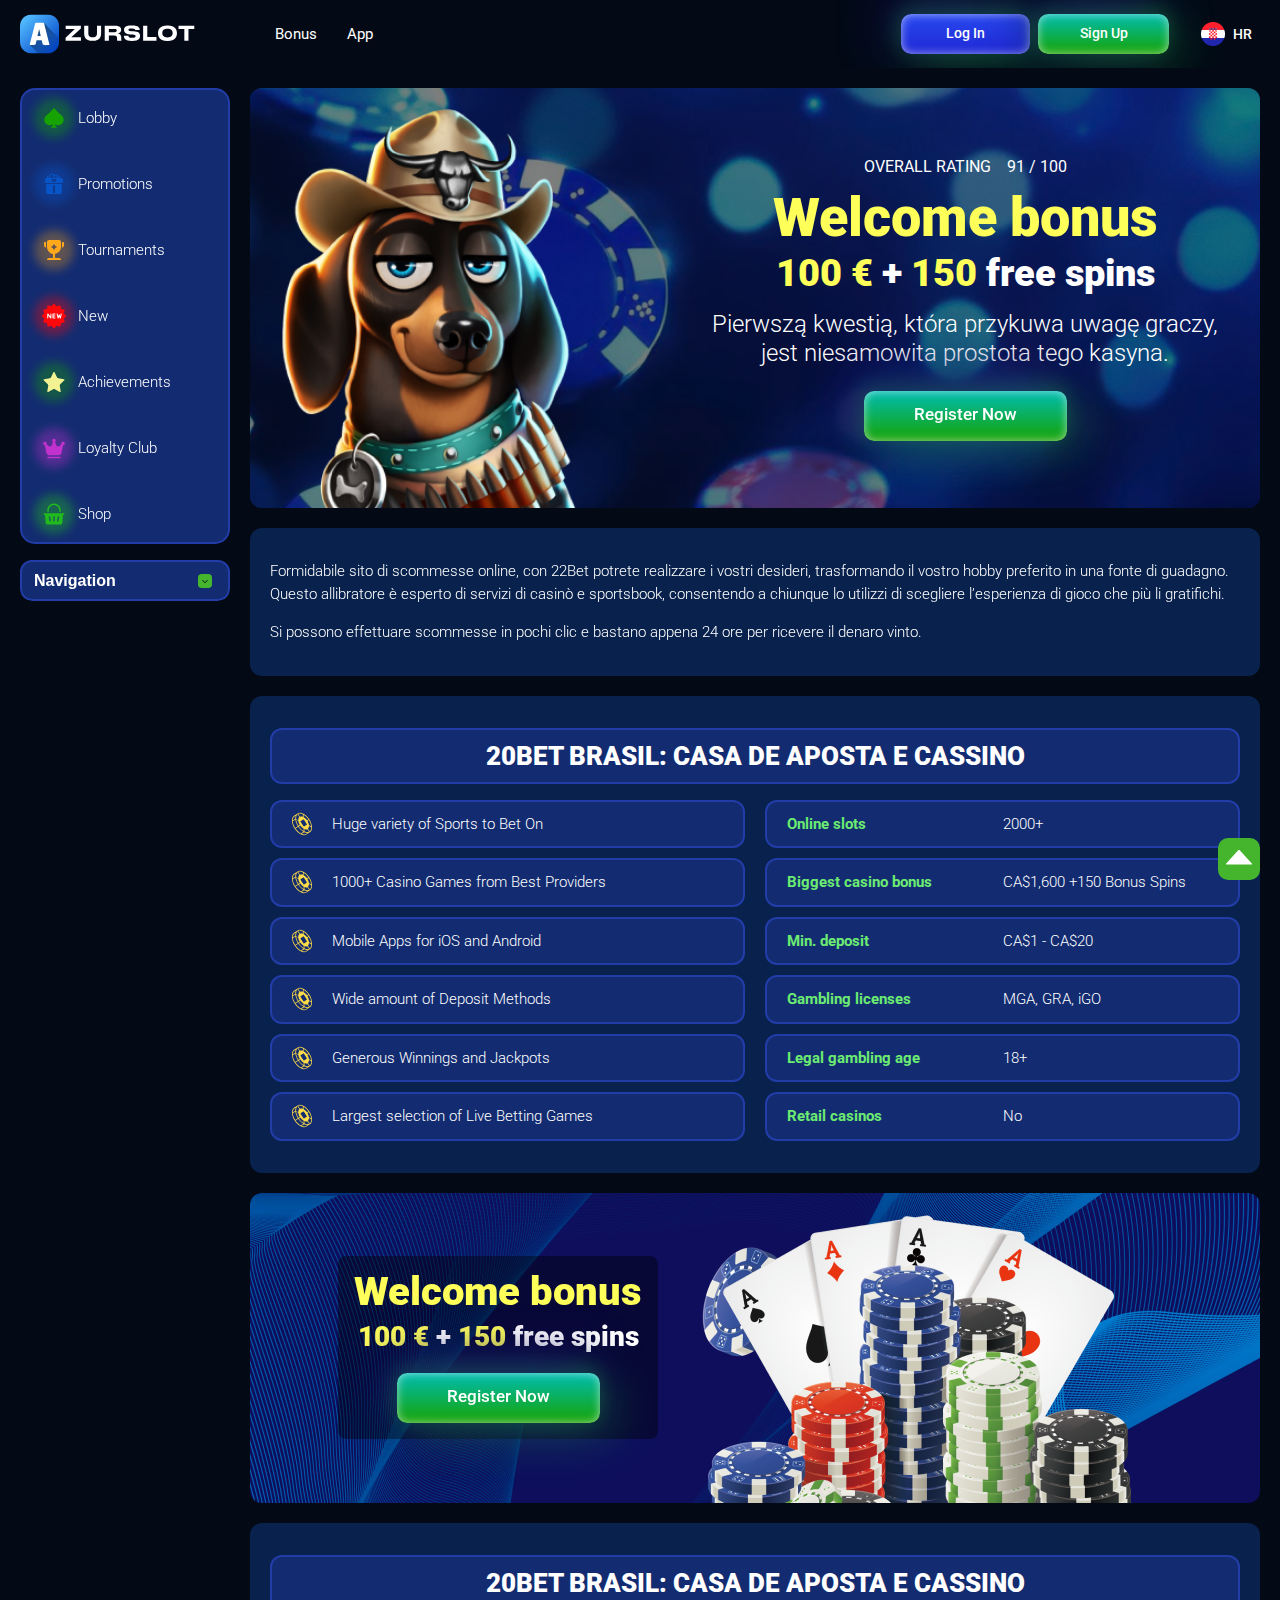
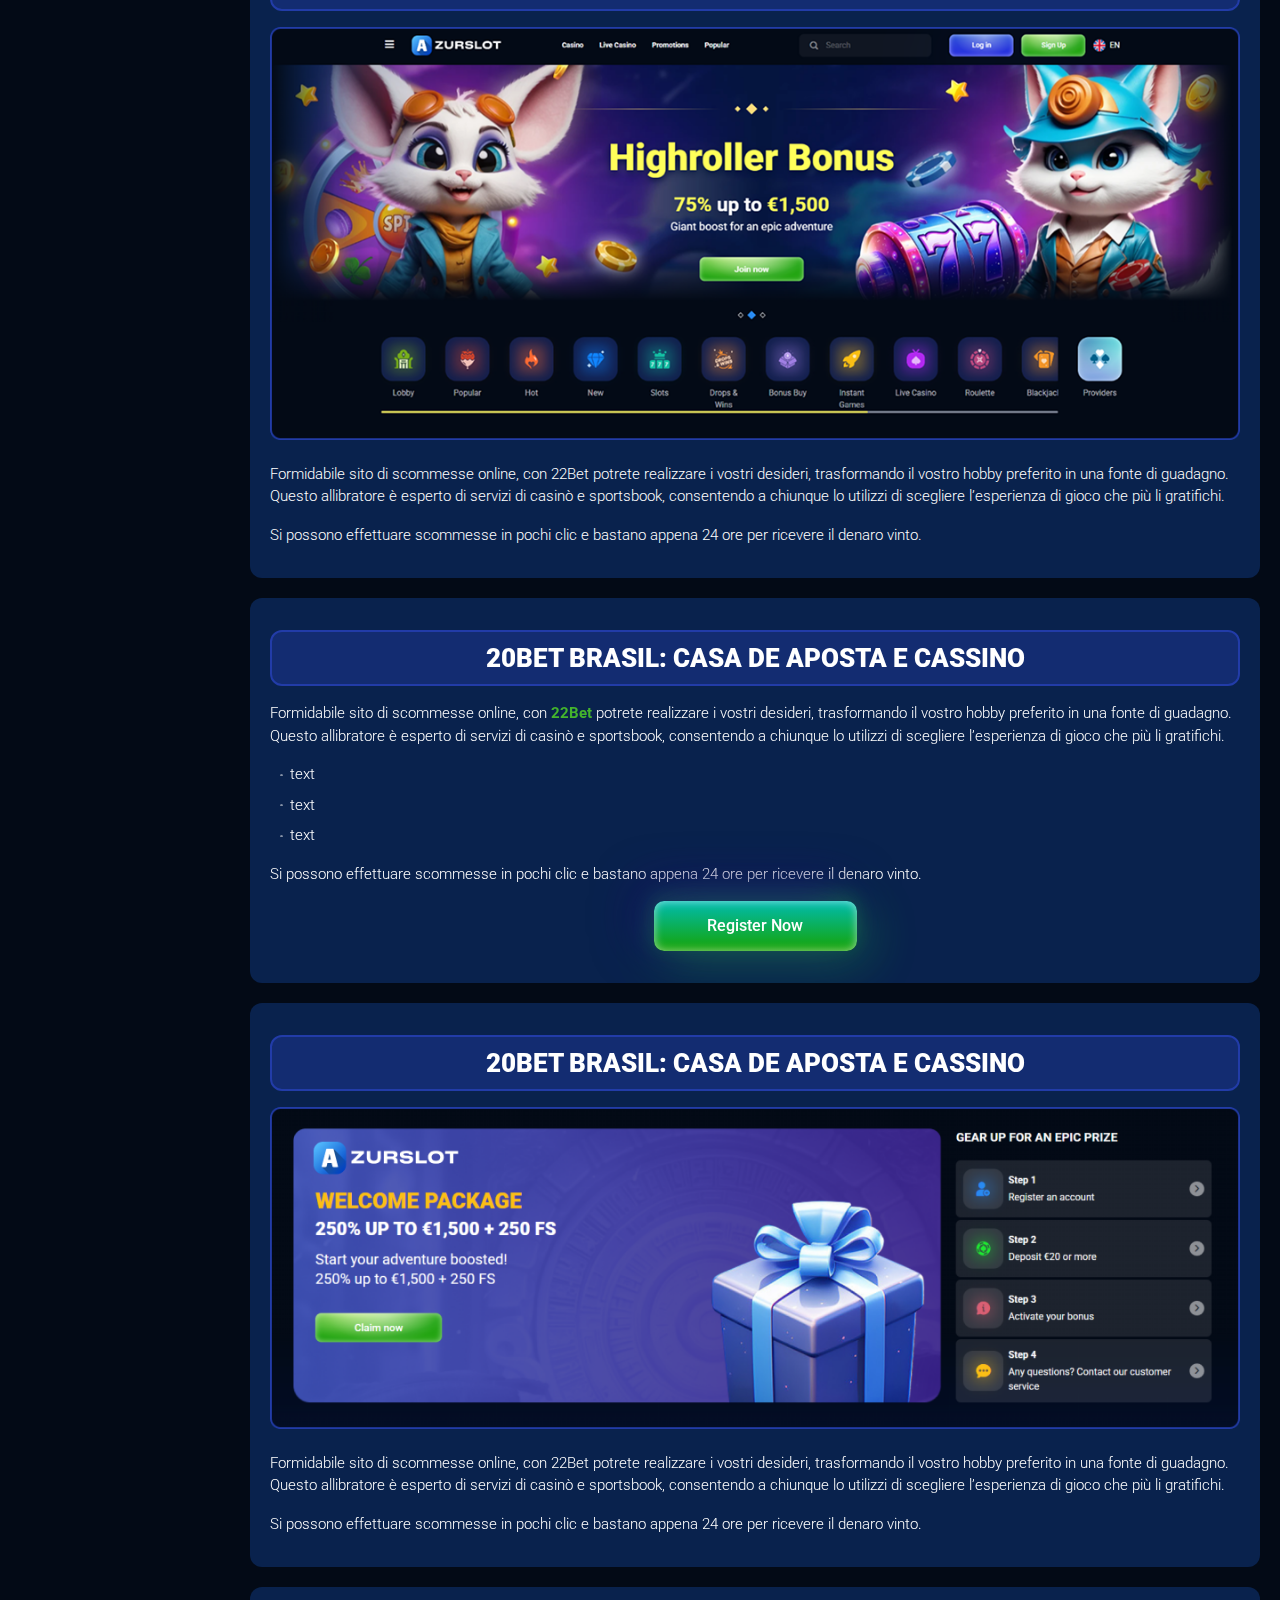
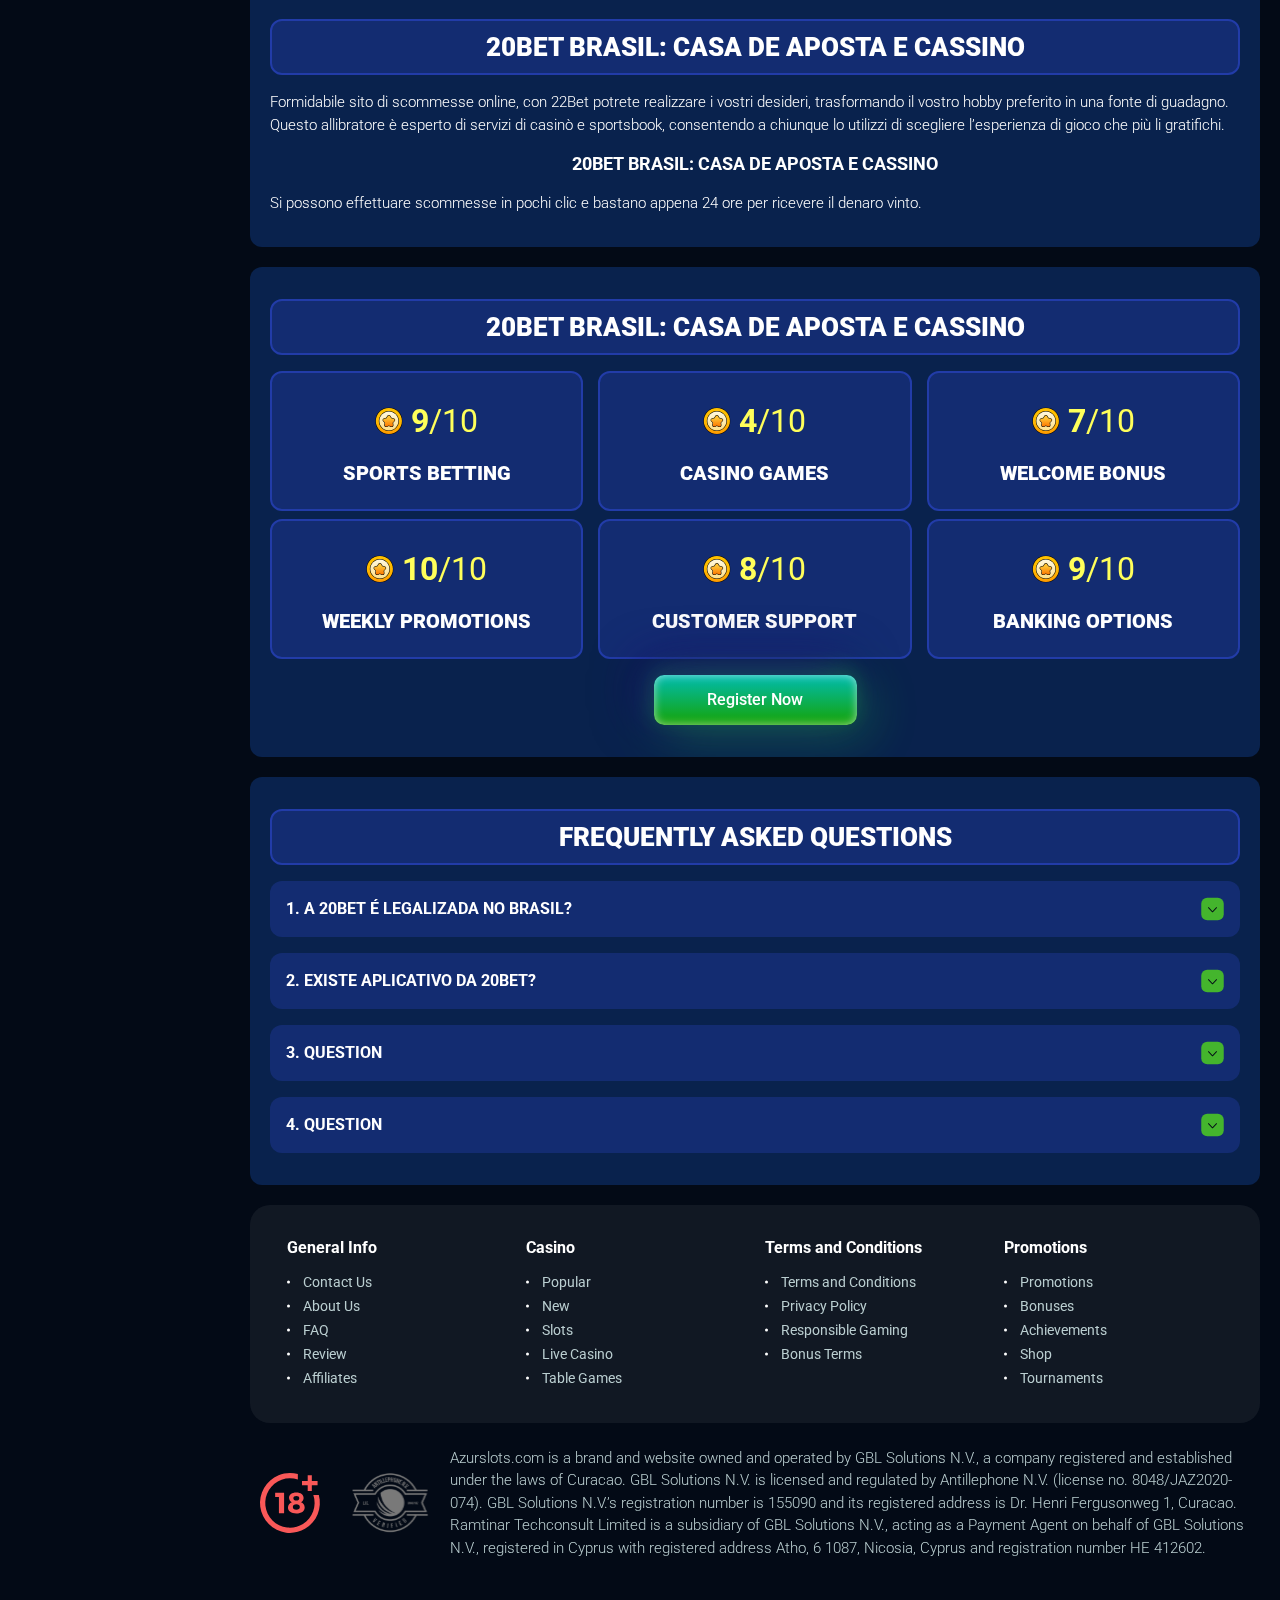
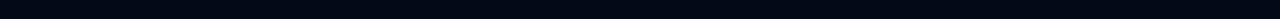
<file: index.html>
<!DOCTYPE html>
<html lang="hr">
  <head>
    <meta charset="UTF-8" />
    <meta name="viewport" content="width=device-width, initial-scale=1.0" />
    <title>Welcome bonus!
      100 € + 150 free spins </title>
    <meta
      name="description"
      content=""
    />
    <meta property="og:site_name" content="" />
    <meta property="og:title" content="" />
    <meta property="og:type" content="website" />
    <meta property="og:url" content="http://azur-slot.hr/" />
    <meta property="og:image" content />
    <meta property="og:image:alt" content />
    <meta property="og:locale" content="hr" />
    <meta
      property="og:description"
      content=""
    />
    <link rel="preconnect" href="https://fonts.googleapis.com" />
    <link rel="preconnect" href="https://fonts.gstatic.com" crossorigin />
    <link
      href="https://fonts.googleapis.com/css2?family=Roboto:wght@400;500;700&family=Montserrat:wght@100;200;300;400;500;600;700;800;900&display=swap"
      rel="stylesheet"
    />

    <link rel="stylesheet" href="./css/reset.css" />
    <link rel="stylesheet" href="./css/main.css" />
    <link rel="stylesheet" href="./css/media.css" />
    <link rel="icon" href="./images/favicon.png" type="image/x-icon" />
    <script
      src="https://code.jquery.com/jquery-3.6.1.min.js"
      integrity="sha256-o88AwQnZB+VDvE9tvIXrMQaPlFFSUTR+nldQm1LuPXQ="
      crossorigin="anonymous"
    ></script>
  </head>
  <body>
    <header class="header">
      <section class="content header__content">
        <a href="#" class="logo header__logo"
          ><img src="./images/logo.svg" alt="logo" title=""
        /></a>
        <button class="header__btn-menu">
          <svg
            width="16px"
            height="16px"
            viewBox="0 0 16 16"
            xmlns="http://www.w3.org/2000/svg"
          >
            <rect y="0" width="16" height="3" rx="1.5"></rect>
            <rect y="6.5" width="16" height="3" rx="1.5"></rect>
            <rect y="13" width="16" height="3" rx="1.5"></rect>
          </svg>
        </button>
        <nav class="menu header__menu">
          <ul class="header__menu-list">
            <li><a href="#">Bonus</a></li>
            <li><a href="#">App</a></li>
          </ul>
          <div class="header__btn">
            <a
              href="#"
              class="header__button header__button-login header__btn-login"
              >Log In
            </a>
            <a
              href="#"
              class="header__button header__button-signin header__btn-signin"
              >Sign Up</a
            >
          </div>
        </nav>
        <a href="#" class="header__button header__button-login">Log In</a>
        <a href="#" class="header__button header__button-signin">Sign Up</a>

        <div class="header__language">
          <div class="header__flag-wrap">
            <a class="header__country" href="#">
              <span><img src="./images/flag.png" alt=" Flag" title /></span>
              <span>hr</span>
            </a>
          </div>
        </div>
      </section>
    </header>
    <main class="main">
      <aside class="sidebar-wrapper">
        <section class="content sidebar">
          <nav class="menu sidebar__menu">
            
            <ul>
              <li>
                <a href="#">
                  <div class="icon-blur">
                    <span></span>
                    <img
                      class="icon-default"
                      src="./images/sidebar/lobby.svg"
                      alt=" Lobby"
                      title
                    />
                  </div>

                  Lobby
                </a>
              </li>
              <li>
                <a href="#">
                  <div class="icon-blur">
                    <span></span>
                    <img
                      class="icon-default"
                      src="./images/sidebar/promotions.svg"
                      alt="Promotions"
                      title
                    />
                  </div>
                  Promotions</a
                >
              </li>
              <li>
                <a href="#">
                  <div class="icon-blur">
                    <span></span
                    ><img
                      class="icon-default"
                      src="./images/sidebar/tournaments.svg"
                      alt="Tournaments"
                      title
                    />
                  </div>
                  Tournaments</a
                >
              </li>
              <li>
                <a href="#">
                  <div class="icon-blur">
                    <span></span
                    ><img
                      class="icon-default"
                      src="./images/sidebar/new.svg"
                      alt="New"
                      title
                    />
                  </div>

                  New</a
                >
              </li>
              <li>
                <a href="">
                  <div class="icon-blur">
                    <span></span
                    ><img
                      class="icon-default"
                      src="./images/sidebar/achievements.svg"
                      alt="Achievements"
                      title
                    />
                  </div>
                  Achievements</a
                >
              </li>

              <li>
                <a href="">
                  <div class="icon-blur">
                    <span></span
                    ><img
                      class="icon-default"
                      src="./images/sidebar/loyaltyClub.svg"
                      alt="Loyalty Club"
                      title
                    />
                  </div>
                  Loyalty Club</a
                >
              </li>
              <li>
                <a href="">
                  <div class="icon-blur">
                    <span></span
                    ><img
                      class="icon-default"
                      src="./images/sidebar/shop.svg"
                      alt="Shop"
                      title
                    />
                  </div>
                  Shop</a
                >
              </li>
            </ul>
          </nav>

          <div class="sidebar__navigation">
            <button class="sidebar__links-button">Navigation</button>
            <div class="sidebar__links">
              <ul class="sidebar__links-list">
                <li><a href="#" title>Review of 22Bet</a></li>
                <li><a href="#" title>Registration</a></li>
                <li><a href="#" title>22Bet Betting Expert Reviews</a></li>
                <li><a href="#" title>Layouts and navigation</a></li>
                <li><a href="#" title>Sports betting</a></li>
                <li><a href="#" title>Sports offers</a></li>
                <li><a href="#" title>Live betting</a></li>
                <li><a href="#" title>Live stream</a></li>
                <li><a href="#" title>Cash out</a></li>
               
              </ul>
            </div>
          </div>
        </section>
      </aside>

      <section class="content__wrapper">
        <section class="content hero hero__content">
          <div class="background ">
            <img src="./images/main/bg-main.png" alt="hero" title />
          </div>

          <div class="hero__data">
            <div
              class="hero__rating"
              itemscope
              itemtype="http://schema.org/Game"
            >
              <p>Overall Rating</p>
              <meta itemprop="name" content="http://azurslot-ie.com/" />
              <span
                itemprop="aggregateRating"
                itemscope
                itemtype="http://schema.org/AggregateRating"
              >
                <span itemprop="ratingValue"> 91 </span>
                <span> / </span>
                <span itemprop="bestRating"> 100 </span>
                <meta itemprop="reviewCount" content="100" />
              </span>
            </div>
            <h1 class="title general hero__title">
              Welcome bonus 
              <strong>
                100 € <span> + </span>150 <span>free spins </span></strong
              >
            </h1>
            <p class="hero__text">Pierwszą kwestią, która przykuwa uwagę graczy, jest niesamowita prostota tego kasyna.</p>

            <a href="#" class="button hero__button">Register Now</a>
          </div>
        </section>
        <section class="content page-nav">
          <div class="page-nav-button sidebar__links-button">
            Navigation
          </div>
          <ul class="page-nav-list sidebar__links-list">
            <li><a href="#" title>Review of 22Bet</a></li>
            <li><a href="#" title>Registration</a></li>
            <li><a href="#" title>22Bet Betting Expert Reviews</a></li>
            <li><a href="#" title>Layouts and navigation</a></li>
            <li><a href="#" title>Sports betting</a></li>
            <li><a href="#" title>Sports offers</a></li>
            <li><a href="#" title>Live betting</a></li>
            <li><a href="#" title>Live stream</a></li>
            <li><a href="#" title>Cash out</a></li>
            
          </ul>
        </section>
        <section class="content article">
          <p>
            Formidabile sito di scommesse online, con 22Bet potrete realizzare i
            vostri desideri, trasformando il vostro hobby preferito in una fonte
            di guadagno. Questo allibratore è esperto di servizi di casinò e
            sportsbook, consentendo a chiunque lo utilizzi di scegliere
            l’esperienza di gioco che più li gratifichi.
          </p>

          <p>
            Si possono effettuare scommesse in pochi clic e bastano appena 24
            ore per ricevere il denaro vinto.
          </p>
        </section>

        <section class="content about">
          <h2 class="title high about__title">20Bet Brasil: Casa de Aposta e Cassino</h2>
          <div class="about__content">
            <div class="features__list">
              <div class="features__info">
                <ul class="">
                  <li class="features__item">
                    Huge variety of Sports to Bet On
                  </li>
                  <li>1000+ Casino Games from Best Providers</li>
                  <li>Mobile Apps for iOS and Android</li>

                  <li>Wide amount of Deposit Methods</li>
                  <li>Generous Winnings and Jackpots</li>
                  <li>Largest selection of Live Betting Games</li>
                </ul>
              </div>
            </div>
            <table class="about__table">
              <tbody class="about__group">
                <tr>
                  <td>Online slots</td>
                  <td>2000+</td>
                </tr>
                <tr>
                  <td>Biggest casino bonus</td>
                  <td>CA$1,600 +150 Bonus Spins</td>
                </tr>
                <tr>
                  <td>Min. deposit</td>
                  <td>CA$1 - CA$20</td>
                </tr>
                <tr>
                  <td>Gambling licenses</td>
                  <td>MGA, GRA, iGO</td>
                </tr>
                <tr>
                  <td>Legal gambling age</td>
                  <td>18+</td>
                </tr>
                <tr>
                  <td>Retail casinos</td>
                  <td>No</td>
                </tr>
              </tbody>
            </table>
           
          </div>
        </section>

        <section class="content banner">
          <div class="background banner__background">
            <img src="./images/main/banner-main.png" alt="banner" title />
          </div>
          <div class="banner__info">
            <h2 class="title high banner__title-main">
              Welcome bonus 
              <strong>
                100 € <span> + </span>150 <span>free spins </span></strong
              >
            </h2>
            
              <a href="#" class="button banner__button">Register Now</a>
            </p>
          </div>
        </section>
        <section class="content article">
          <h2 class="article__title high title">20Bet Brasil: Casa de Aposta e Cassino</h2>
          <div class="images">
            <img
              src="./images/main/image1-main.png"
              alt="images"
              title
              class=""
            />
          </div>
          <p class="">
            Formidabile sito di scommesse online, con 22Bet potrete realizzare i
            vostri desideri, trasformando il vostro hobby preferito in una fonte
            di guadagno. Questo allibratore è esperto di servizi di casinò e
            sportsbook, consentendo a chiunque lo utilizzi di scegliere
            l’esperienza di gioco che più li gratifichi.
          </p>

          <p>
            Si possono effettuare scommesse in pochi clic e bastano appena 24
            ore per ricevere il denaro vinto.
          </p>
          
        </section>
        <section class="content article">
          <h2 class="article__title article__title-star high title">20Bet Brasil: Casa de Aposta e Cassino</h2>
          <p>
            Formidabile sito di scommesse online, con <a href="#" class="article__link">22Bet</a> potrete realizzare i
            vostri desideri, trasformando il vostro hobby preferito in una fonte
            di guadagno. Questo allibratore è esperto di servizi di casinò e
            sportsbook, consentendo a chiunque lo utilizzi di scegliere
            l’esperienza di gioco che più li gratifichi.
          </p>
          <ul>
            <li>text</li>
            <li>text</li>
            <li>text</li>
          </ul>
          <p>
            Si possono effettuare scommesse in pochi clic e bastano appena 24
            ore per ricevere il denaro vinto.
          </p>

          <a href="#" class="button article__button">Register Now</a>
        </section>
        <section class="content article">
          <h2 class="article__title article__title-cube high title">20Bet Brasil: Casa de Aposta e Cassino</h2>
          <div class="images">
            <img
              src="./images/main/image2-main.png"
              alt="images"
              title
              class=""
            />
          </div>
          <p class="">
            Formidabile sito di scommesse online, con 22Bet potrete realizzare i
            vostri desideri, trasformando il vostro hobby preferito in una fonte
            di guadagno. Questo allibratore è esperto di servizi di casinò e
            sportsbook, consentendo a chiunque lo utilizzi di scegliere
            l’esperienza di gioco che più li gratifichi.
          </p>

          <p>
            Si possono effettuare scommesse in pochi clic e bastano appena 24
            ore per ricevere il denaro vinto.
          </p>
          
        </section>
        <section class="content article">
          <h2 class="article__title article__title-roulette high title">20Bet Brasil: Casa de Aposta e Cassino</h2>
          <p>
            Formidabile sito di scommesse online, con 22Bet potrete realizzare i
            vostri desideri, trasformando il vostro hobby preferito in una fonte
            di guadagno. Questo allibratore è esperto di servizi di casinò e
            sportsbook, consentendo a chiunque lo utilizzi di scegliere
            l’esperienza di gioco che più li gratifichi.
          </p>

          <h3>20Bet Brasil: Casa de Aposta e Cassino</h3>

          <p>
            Si possono effettuare scommesse in pochi clic e bastano appena 24
            ore per ricevere il denaro vinto.
          </p>
        </section>
        <section class="content ratings">
          <h2 class="ratings__title title high">20Bet Brasil: Casa de Aposta e Cassino</h2>

          <div class="ratings__content">
            <ul class="ratings__list">
              <li>
                <div class="ratings__info">
                  <div class="ratings__img">
                  <img src="./images/main/ratings-icon.svg" alt="ratings-icon" title>
                 
                </div>
                  <span>
                    <span>9</span><span>/</span><span>10</span></span>
                </div>
                
                <p>Sports Betting</p>
              </li>
              <li>
                <div class="ratings__info">
                
                  <div class="ratings__img">
                  <img src="./images/main/ratings-icon.svg" alt="ratings-icon" title>
                 
                </div>
                <span>
                    <span>4</span><span>/</span><span>10</span></span>
                </div>
  <p>Casino Games</p>
                
              </li>
              <li>
                <div class="ratings__info">
                  
                  <div class="ratings__img">
                  <img src="./images/main/ratings-icon.svg" alt="ratings-icon" title>
                 
                </div>
                  <span><span>7</span><span>/</span><span>10</span></span>
                </div>
                <p>Welcome Bonus</p>
              </li>
              <li>
                <div class="ratings__info">
                  
                   <div class="ratings__img">
                  <img src="./images/main/ratings-icon.svg" alt="ratings-icon" title>
                 
                </div>
                 <span>
                    <span>10</span><span>/</span><span>10</span></span>
                </div>
               <p>Weekly Promotions</p>
              </li>
              <li>
                <div class="ratings__info">
                 
                   <div class="ratings__img">
                  <img src="./images/main/ratings-icon.svg" alt="ratings-icon" title>
                 
                </div>
                 <span>
                    <span>8</span><span>/</span><span>10</span></span>
                </div>
                <p>Customer Support</p>
              </li>
              <li>
                <div class="ratings__info">
                   <div class="ratings__img">
                  <img src="./images/main/ratings-icon.svg" alt="ratings-icon" title>
                 
                </div>
                 <span>
                    <span>9</span><span>/</span><span>10</span></span>
                </div>
              
                 <p>Banking Options</p>
              </li>
            </ul>
          </div>

          <a href="#" class="button ratings__button">Register Now</a>
        </section>
        <section class="content faq">
          <h2 class="title high faq__title">Frequently Asked Questions</h2>
          <ul class="faq__list" itemscope itemtype="https://schema.org/FAQPage">
            <li
              class="faq__item"
              itemscope
              itemprop="mainEntity"
              itemtype="https://schema.org/Question"
            >
              <h3
                class="title medium faq__subtitle js-button-expander"
                itemprop="name"
              >
              1. A 20Bet é legalizada no Brasil?
              </h3>
              <div
                class="faq__answer js-expand-content"
                itemscope
                itemprop="acceptedAnswer"
                itemtype="https://schema.org/Answer"
              >
                <p itemprop="text">
                  Sim, a casa de apostas tem licença emitida por Curaçao, que é reconhecida no Brasil e a permite atuar por aqui.
                </p>
              </div>
            </li>
            <li
              class="faq__item"
              itemscope
              itemprop="mainEntity"
              itemtype="https://schema.org/Question"
            >
              <h3
                class="title medium faq__subtitle js-button-expander"
                itemprop="name"
              >
              2. Existe aplicativo da 20Bet?
              </h3>
              <div
                class="faq__answer js-expand-content"
                itemscope
                itemprop="acceptedAnswer"
                itemtype="https://schema.org/Answer"
              >
                <p itemprop="text">
                  Sim, disponível para sistemas operacionais iOS e Android.
                </p>
              </div>
            </li>
            <li
              class="faq__item"
              itemscope
              itemprop="mainEntity"
              itemtype="https://schema.org/Question"
            >
              <h3
                class="title medium faq__subtitle js-button-expander"
                itemprop="name"
              >
              3. Question
              </h3>
              <div
                class="faq__answer js-expand-content"
                itemscope
                itemprop="acceptedAnswer"
                itemtype="https://schema.org/Answer"
              >
                <p itemprop="text">
                  Sim, a casa de apostas tem licença emitida por Curaçao, que é reconhecida no Brasil e a permite atuar por aqui.
                </p>
              </div>
            </li>
            <li
              class="faq__item"
              itemscope
              itemprop="mainEntity"
              itemtype="https://schema.org/Question"
            >
              <h3
                class="title medium faq__subtitle js-button-expander"
                itemprop="name"
              >
              4. Question
              </h3>
              <div
                class="faq__answer js-expand-content"
                itemscope
                itemprop="acceptedAnswer"
                itemtype="https://schema.org/Answer"
              >
                <p itemprop="text">
                  Sim, disponível para sistemas operacionais iOS e Android.
                </p>
              </div>
            </li>
          </ul>
        </section>
        <div class="" onclick="scrollToTop()">
          <button class="main__arrow" id="scrollToTopBtn"></button>
        </div>
      </section>
    </main>
    <footer class="footer">
      <section class="content footer__content">
        <div class="footer__wrapper">
          
          <ul class="footer__menu">
            <li>
              <div>General Info</div>
              <ul class="footer__info">
                <li><a href="#">Contact Us </a></li>
                <li><a href="#">About Us</a></li>
                <li><a href="#">FAQ</a></li>
                <li><a href="#">Review</a></li>
                <li><a href="#">Affiliates</a></li>
              </ul>
            </li>

            <li>
              <div>Casino</div>
              <ul class="footer__info">
                <li><a href="#">Popular</a></li>
                <li><a href="#">New</a></li>
                <li><a href="#">Slots</a></li>
                <li><a href="#">Live Casino</a></li>
                <li><a href="#">Table Games</a></li>
                
              </ul>
            </li>
            <li>
              <div>Terms and Conditions</div>
              <ul class="footer__info">
                <li>
                  <a href="#">Terms and Conditions</a>
                </li>
                <li>
                  <a href="#">Privacy Policy</a>
                </li>
                <li>
                  <a href="#">Responsible Gaming</a>
                </li>
                <li>
                  <a href="#">Bonus Terms</a>
                </li>
              </ul>
            </li>
            <li>
              <div>Promotions</div>
              <ul class="footer__info">
                <li><a href="#">Promotions</a></li>
                <li><a href="#">Bonuses</a></li>
                <li><a href="#">Achievements</a></li>
                <li><a href="#">Shop</a></li>
                <li><a href="#">Tournaments</a></li>
                
              </ul>
            </li>
          </ul>
        </div>

        
        <div class="footer__text">
          <div class="footer__img">
            <img src="./images/age.svg" alt="age" title />
          <img src="./images/footer-frame.svg" alt="frame" title />
          </div>
          <p>
            Azurslots.com is a brand and website owned and operated by GBL
            Solutions N.V., a company registered and established under the laws
            of Curacao. GBL Solutions N.V. is licensed and regulated by
            Antillephone N.V. (license no. 8048/JAZ2020-074). GBL Solutions
            N.V.’s registration number is 155090 and its registered address is
            Dr. Henri Fergusonweg 1, Curacao. Ramtinar Techconsult Limited is a
            subsidiary of GBL Solutions N.V., acting as a Payment Agent on
            behalf of GBL Solutions N.V., registered in Cyprus with registered
            address Atho, 6 1087, Nicosia, Cyprus and registration number ΗΕ
            412602.
          </p>
        </div>
      
      </section>
    </footer>
    <script src="./js/sidebar.js" defer></script>
    <script src="./js/arrowUp.js" defer></script>
    <script src="./js/expander.js" defer></script>
    <script src="./js/mobile-menu.js" defer></script>
  </body>
</html>
</file>
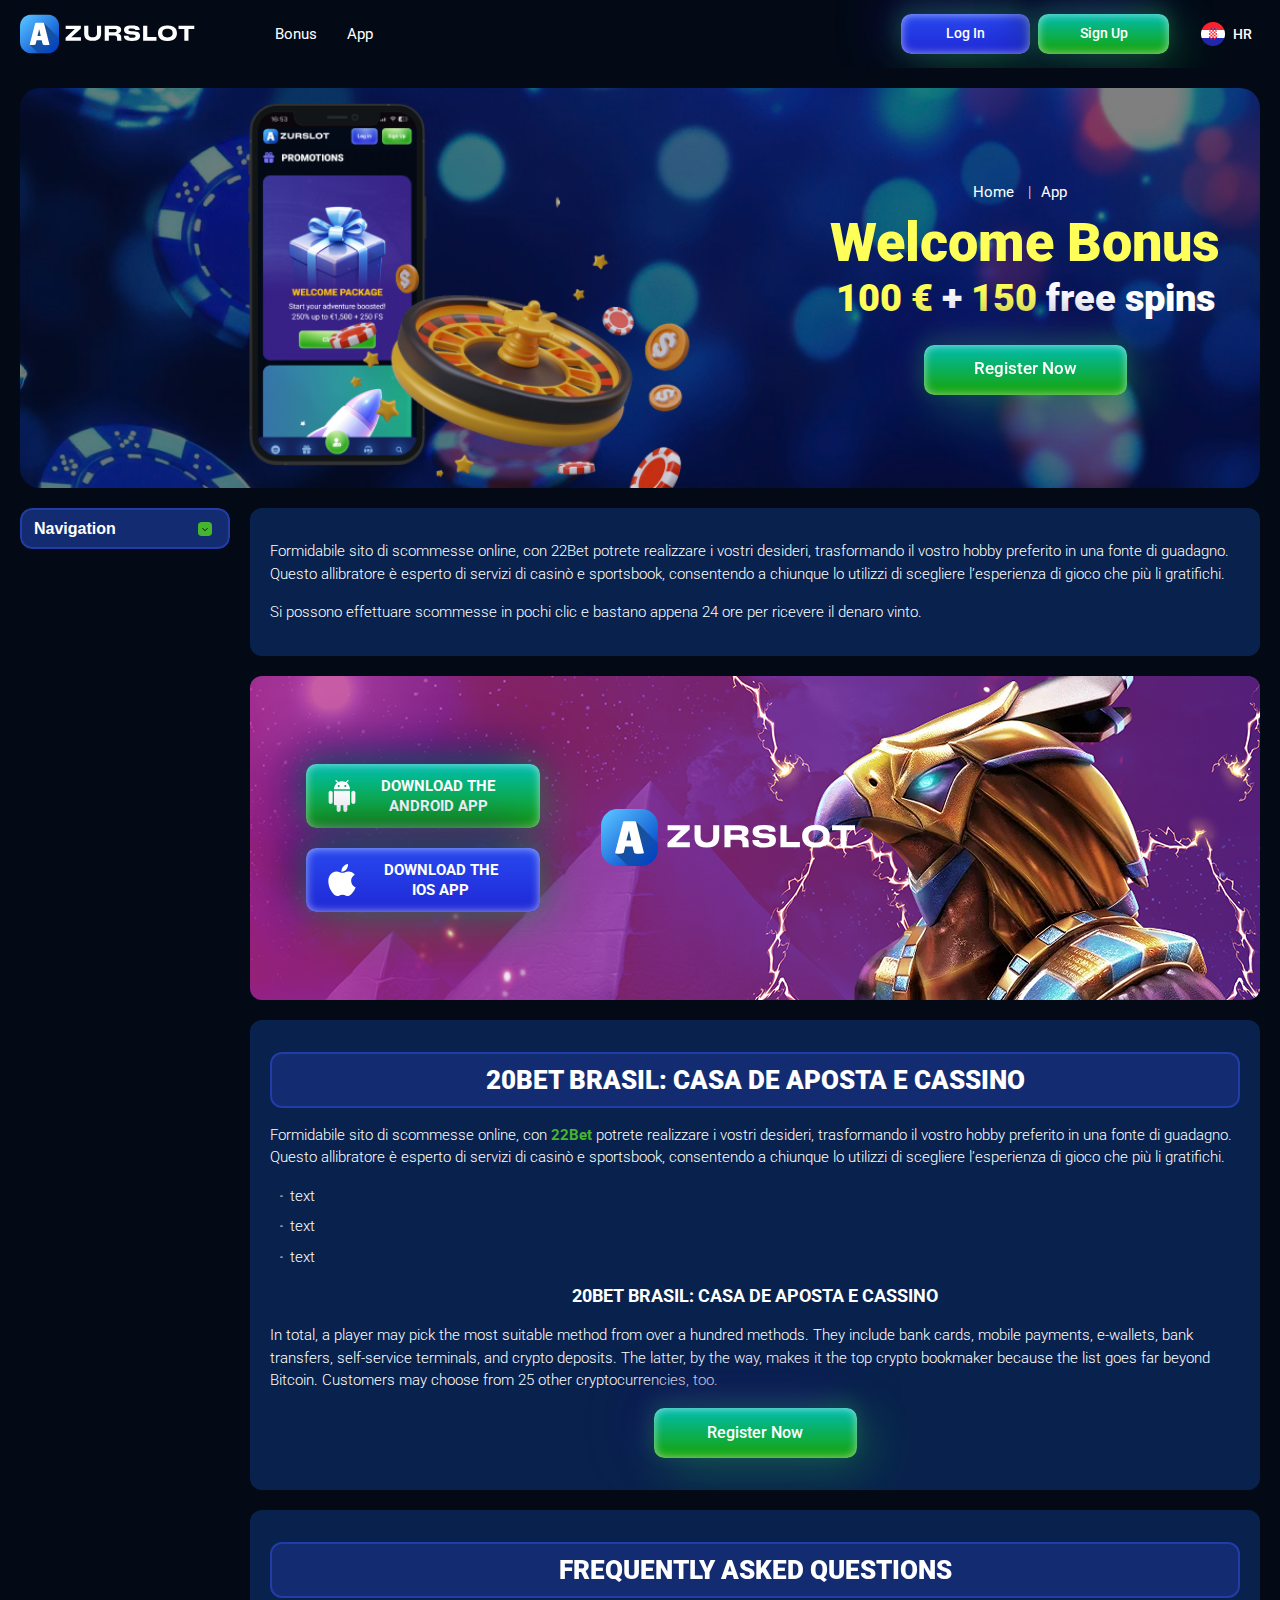
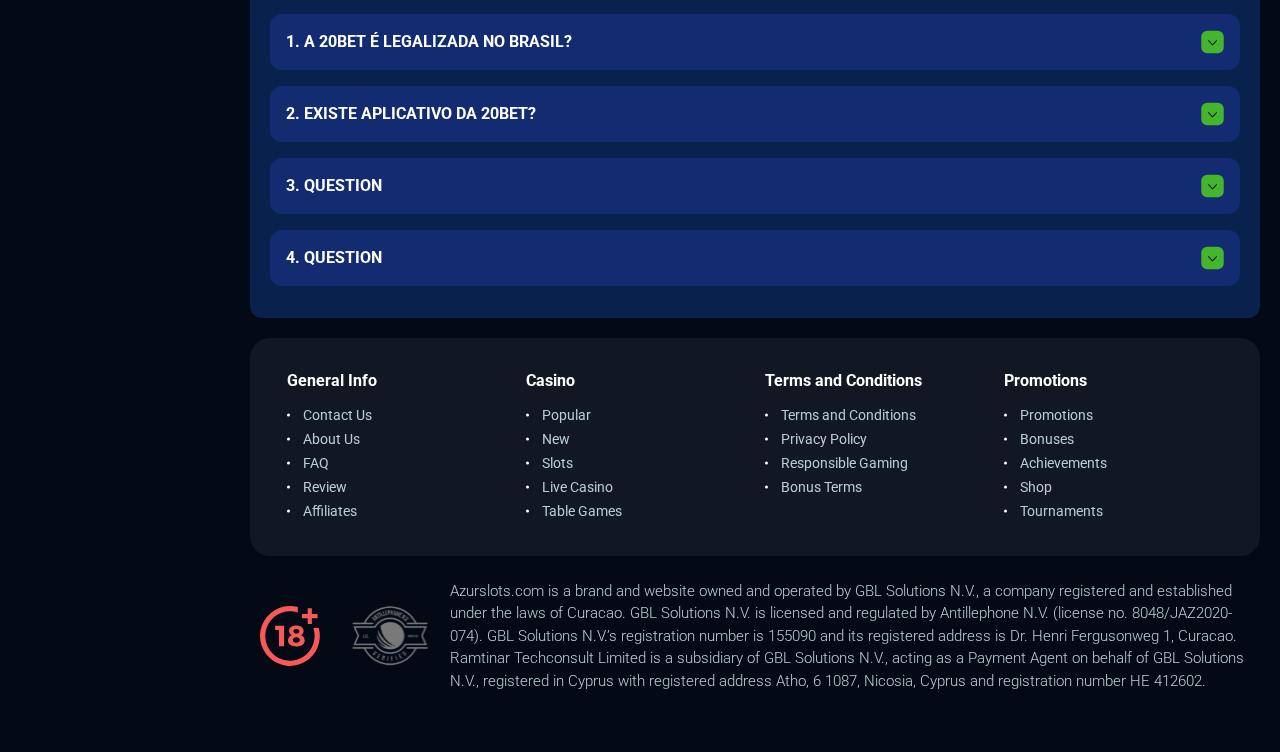
<file: app.html>
<!DOCTYPE html>
<html lang="hr">
  <head>
    <meta charset="UTF-8" />
    <meta name="viewport" content="width=device-width, initial-scale=1.0" />
    <title>Welcome bonus! 100 € + 150 free spins</title>
    <meta name="description" content="" />
    <meta property="og:site_name" content="" />
    <meta property="og:title" content="" />
    <meta property="og:type" content="website" />
    <meta property="og:url" content="http://azur-slot.hr/" />
    <meta property="og:image" content />
    <meta property="og:image:alt" content />
    <meta property="og:locale" content="hr" />
    <meta property="og:description" content="" />
    <link rel="preconnect" href="https://fonts.googleapis.com" />
    <link rel="preconnect" href="https://fonts.gstatic.com" crossorigin />
    <link
      href="https://fonts.googleapis.com/css2?family=Roboto:wght@400;500;700&family=Montserrat:wght@100;200;300;400;500;600;700;800;900&display=swap"
      rel="stylesheet"
    />

    <link rel="stylesheet" href="./css/reset.css" />
    <link rel="stylesheet" href="./css/main.css" />
    <link rel="stylesheet" href="./css/media.css" />
    <link rel="icon" href="./images/favicon.png" type="image/x-icon" />
    <script
      src="https://code.jquery.com/jquery-3.6.1.min.js"
      integrity="sha256-o88AwQnZB+VDvE9tvIXrMQaPlFFSUTR+nldQm1LuPXQ="
      crossorigin="anonymous"
    ></script>
  </head>
  <body>
    <header class="header">
      <section class="content header__content">
        <a href="#" class="logo header__logo"
          ><img src="./images/logo.svg" alt="logo" title=""
        /></a>
        <button class="header__btn-menu">
          <svg
            width="16px"
            height="16px"
            viewBox="0 0 16 16"
            xmlns="http://www.w3.org/2000/svg"
          >
            <rect y="0" width="16" height="3" rx="1.5"></rect>
            <rect y="6.5" width="16" height="3" rx="1.5"></rect>
            <rect y="13" width="16" height="3" rx="1.5"></rect>
          </svg>
        </button>
        <nav class="menu header__menu">
          <ul class="header__menu-list">
            <li><a href="#">Bonus</a></li>
            <li><a href="#">App</a></li>
          </ul>
          <div class="header__btn">
            <a
              href="#"
              class="header__button header__button-login header__btn-login"
              >Log In
            </a>
            <a
              href="#"
              class="header__button header__button-signin header__btn-signin"
              >Sign Up</a
            >
          </div>
        </nav>
        <a href="#" class="header__button header__button-login">Log In </a>
        <a href="#" class="header__button header__button-signin">Sign Up</a>

        <div class="header__language">
          <div class="header__flag-wrap">
            <a class="header__country" href="#">
              <span><img src="./images/flag.png" alt=" Flag" title /></span>
              <span>hr</span>
            </a>
          </div>
        </div>
      </section>
    </header>
    <section class="content hero hero__page">
      <div class="background hero__background">
        <img src="./images/app/bg-app.png" alt="hero" title />
      </div>

      <div class="hero__data hero__data-page">
        <ul
          class="breadcrumbs"
          itemscope
          itemtype="https://schema.org/BreadcrumbList"
        >
          <li
            itemprop="itemListElement"
            itemscope
            itemtype="https://schema.org/ListItem"
          >
            <a href="#" itemprop="item"> <span itemprop="name">Home</span></a>
            <meta itemprop="position" content="1" />
          </li>
          <li
            itemprop="itemListElement"
            itemscope
            itemtype="https://schema.org/ListItem"
          >
            <a href="#" itemprop="item"> <span itemprop="name">App</span></a>
            <meta itemprop="position" content="2" />
          </li>
        </ul>
        <h1 class="title general hero__title">
          Welcome Bonus
          <strong> 100 € <span> + </span>150 <span>free spins </span></strong>
        </h1>

        <a href="#" class="button hero__button hero__button-page"
          >Register Now</a
        >
      </div>
    </section>
    <main class="main main-page">
      <aside class="sidebar-wrapper">
        <section class="content sidebar">
          <div class="sidebar__navigation">
            <button class="sidebar__links-button">Navigation</button>
            <div class="sidebar__links">
              <ul class="sidebar__links-list">
                <li><a href="#" title>Review of 22Bet</a></li>
                <li><a href="#" title>Registration</a></li>
                <li><a href="#" title>22Bet Betting Expert Reviews</a></li>
                <li><a href="#" title>Layouts and navigation</a></li>
                <li><a href="#" title>Sports betting</a></li>
                <li><a href="#" title>Sports offers</a></li>
                <li><a href="#" title>Live betting</a></li>
                <li><a href="#" title>Live stream</a></li>
                <li><a href="#" title>Cash out</a></li>
              </ul>
            </div>
          </div>
        </section>
      </aside>

      <section class="content__wrapper">
        <section class="content page-nav">
          <div class="page-nav-button sidebar__links-button">Navigation</div>
          <ul class="page-nav-list sidebar__links-list">
            <li><a href="#" title>Review of 22Bet</a></li>
            <li><a href="#" title>Registration</a></li>
            <li><a href="#" title>22Bet Betting Expert Reviews</a></li>
            <li><a href="#" title>Layouts and navigation</a></li>
            <li><a href="#" title>Sports betting</a></li>
            <li><a href="#" title>Sports offers</a></li>
            <li><a href="#" title>Live betting</a></li>
            <li><a href="#" title>Live stream</a></li>
            <li><a href="#" title>Cash out</a></li>
          </ul>
        </section>
        <section class="content article">
          <p>
            Formidabile sito di scommesse online, con 22Bet potrete realizzare i
            vostri desideri, trasformando il vostro hobby preferito in una fonte
            di guadagno. Questo allibratore è esperto di servizi di casinò e
            sportsbook, consentendo a chiunque lo utilizzi di scegliere
            l’esperienza di gioco che più li gratifichi.
          </p>

          <p>
            Si possono effettuare scommesse in pochi clic e bastano appena 24
            ore per ricevere il denaro vinto.
          </p>
        </section>
        <section class="content banner__app">
          <div class="background banner__background-app">
            <img
              class="background-app"
              src="./images/app/banner-app.png"
              alt="banner"
              title
            />
          </div>
          <div class="banner__content banner__content-app">
            <div class="banner__button-wrap">
              <a href="#" class="banner__btn banner__btn-app">
                DOWNLOAD THE android APP</a
              >
              <a href="#" class="banner__btn banner__btn-android">
                DOWNLOAD THE IOS APP
              </a>
            </div>
            <a href="#" class="logo banner__logo"
              ><img src="./images/app/logo-app.svg" alt="logo" title=""
            /></a>
          </div>
        </section>
        <section class="content article">
          <h2 class="article__title article__title-star high title">
            20Bet Brasil: Casa de Aposta e Cassino
          </h2>
          <p>
            Formidabile sito di scommesse online, con
            <a href="#" class="article__link">22Bet</a> potrete realizzare i
            vostri desideri, trasformando il vostro hobby preferito in una fonte
            di guadagno. Questo allibratore è esperto di servizi di casinò e
            sportsbook, consentendo a chiunque lo utilizzi di scegliere
            l’esperienza di gioco che più li gratifichi.
          </p>

          <ul>
            <li>text</li>
            <li>text</li>
            <li>text</li>
          </ul>
          <h3>20Bet Brasil: Casa de Aposta e Cassino</h3>
          <p>
            In total, a player may pick the most suitable method from over a
            hundred methods. They include bank cards, mobile payments,
            e-wallets, bank transfers, self-service terminals, and crypto
            deposits. The latter, by the way, makes it the top crypto bookmaker
            because the list goes far beyond Bitcoin. Customers may choose from
            25 other cryptocurrencies, too.
          </p>

          <a href="#" class="button article__button">Register Now</a>
        </section>
        <section class="content faq">
          <h2 class="title high faq__title">Frequently Asked Questions</h2>
          <ul class="faq__list" itemscope itemtype="https://schema.org/FAQPage">
            <li
              class="faq__item"
              itemscope
              itemprop="mainEntity"
              itemtype="https://schema.org/Question"
            >
              <h3
                class="title medium faq__subtitle js-button-expander"
                itemprop="name"
              >
                1. A 20Bet é legalizada no Brasil?
              </h3>
              <div
                class="faq__answer js-expand-content"
                itemscope
                itemprop="acceptedAnswer"
                itemtype="https://schema.org/Answer"
              >
                <p itemprop="text">
                  Sim, a casa de apostas tem licença emitida por Curaçao, que é
                  reconhecida no Brasil e a permite atuar por aqui.
                </p>
              </div>
            </li>
            <li
              class="faq__item"
              itemscope
              itemprop="mainEntity"
              itemtype="https://schema.org/Question"
            >
              <h3
                class="title medium faq__subtitle js-button-expander"
                itemprop="name"
              >
                2. Existe aplicativo da 20Bet?
              </h3>
              <div
                class="faq__answer js-expand-content"
                itemscope
                itemprop="acceptedAnswer"
                itemtype="https://schema.org/Answer"
              >
                <p itemprop="text">
                  Sim, disponível para sistemas operacionais iOS e Android.
                </p>
              </div>
            </li>
            <li
              class="faq__item"
              itemscope
              itemprop="mainEntity"
              itemtype="https://schema.org/Question"
            >
              <h3
                class="title medium faq__subtitle js-button-expander"
                itemprop="name"
              >
                3. Question
              </h3>
              <div
                class="faq__answer js-expand-content"
                itemscope
                itemprop="acceptedAnswer"
                itemtype="https://schema.org/Answer"
              >
                <p itemprop="text">
                  Sim, a casa de apostas tem licença emitida por Curaçao, que é
                  reconhecida no Brasil e a permite atuar por aqui.
                </p>
              </div>
            </li>
            <li
              class="faq__item"
              itemscope
              itemprop="mainEntity"
              itemtype="https://schema.org/Question"
            >
              <h3
                class="title medium faq__subtitle js-button-expander"
                itemprop="name"
              >
                4. Question
              </h3>
              <div
                class="faq__answer js-expand-content"
                itemscope
                itemprop="acceptedAnswer"
                itemtype="https://schema.org/Answer"
              >
                <p itemprop="text">
                  Sim, disponível para sistemas operacionais iOS e Android.
                </p>
              </div>
            </li>
          </ul>
        </section>
      </section>
    </main>
    <footer class="footer">
      <section class="content footer__content">
        <div class="footer__wrapper">
          <ul class="footer__menu">
            <li>
              <div>General Info</div>
              <ul class="footer__info">
                <li><a href="#">Contact Us </a></li>
                <li><a href="#">About Us</a></li>
                <li><a href="#">FAQ</a></li>
                <li><a href="#">Review</a></li>
                <li><a href="#">Affiliates</a></li>
              </ul>
            </li>

            <li>
              <div>Casino</div>
              <ul class="footer__info">
                <li><a href="#">Popular</a></li>
                <li><a href="#">New</a></li>
                <li><a href="#">Slots</a></li>
                <li><a href="#">Live Casino</a></li>
                <li><a href="#">Table Games</a></li>
              </ul>
            </li>
            <li>
              <div>Terms and Conditions</div>
              <ul class="footer__info">
                <li>
                  <a href="#">Terms and Conditions</a>
                </li>
                <li>
                  <a href="#">Privacy Policy</a>
                </li>
                <li>
                  <a href="#">Responsible Gaming</a>
                </li>
                <li>
                  <a href="#">Bonus Terms</a>
                </li>
              </ul>
            </li>
            <li>
              <div>Promotions</div>
              <ul class="footer__info">
                <li><a href="#">Promotions</a></li>
                <li><a href="#">Bonuses</a></li>
                <li><a href="#">Achievements</a></li>
                <li><a href="#">Shop</a></li>
                <li><a href="#">Tournaments</a></li>
              </ul>
            </li>
          </ul>
        </div>

        <div class="footer__text">
          <div class="footer__img">
            <img src="./images/age.svg" alt="age" title />
            <img src="./images/footer-frame.svg" alt="frame" title />
          </div>
          <p>
            Azurslots.com is a brand and website owned and operated by GBL
            Solutions N.V., a company registered and established under the laws
            of Curacao. GBL Solutions N.V. is licensed and regulated by
            Antillephone N.V. (license no. 8048/JAZ2020-074). GBL Solutions
            N.V.’s registration number is 155090 and its registered address is
            Dr. Henri Fergusonweg 1, Curacao. Ramtinar Techconsult Limited is a
            subsidiary of GBL Solutions N.V., acting as a Payment Agent on
            behalf of GBL Solutions N.V., registered in Cyprus with registered
            address Atho, 6 1087, Nicosia, Cyprus and registration number ΗΕ
            412602.
          </p>
        </div>
      </section>
    </footer>
    <script src="./js/sidebar.js" defer></script>
    <script src="./js/expander.js" defer></script>
    <script src="./js/mobile-menu.js" defer></script>
  </body>
</html>
</file>
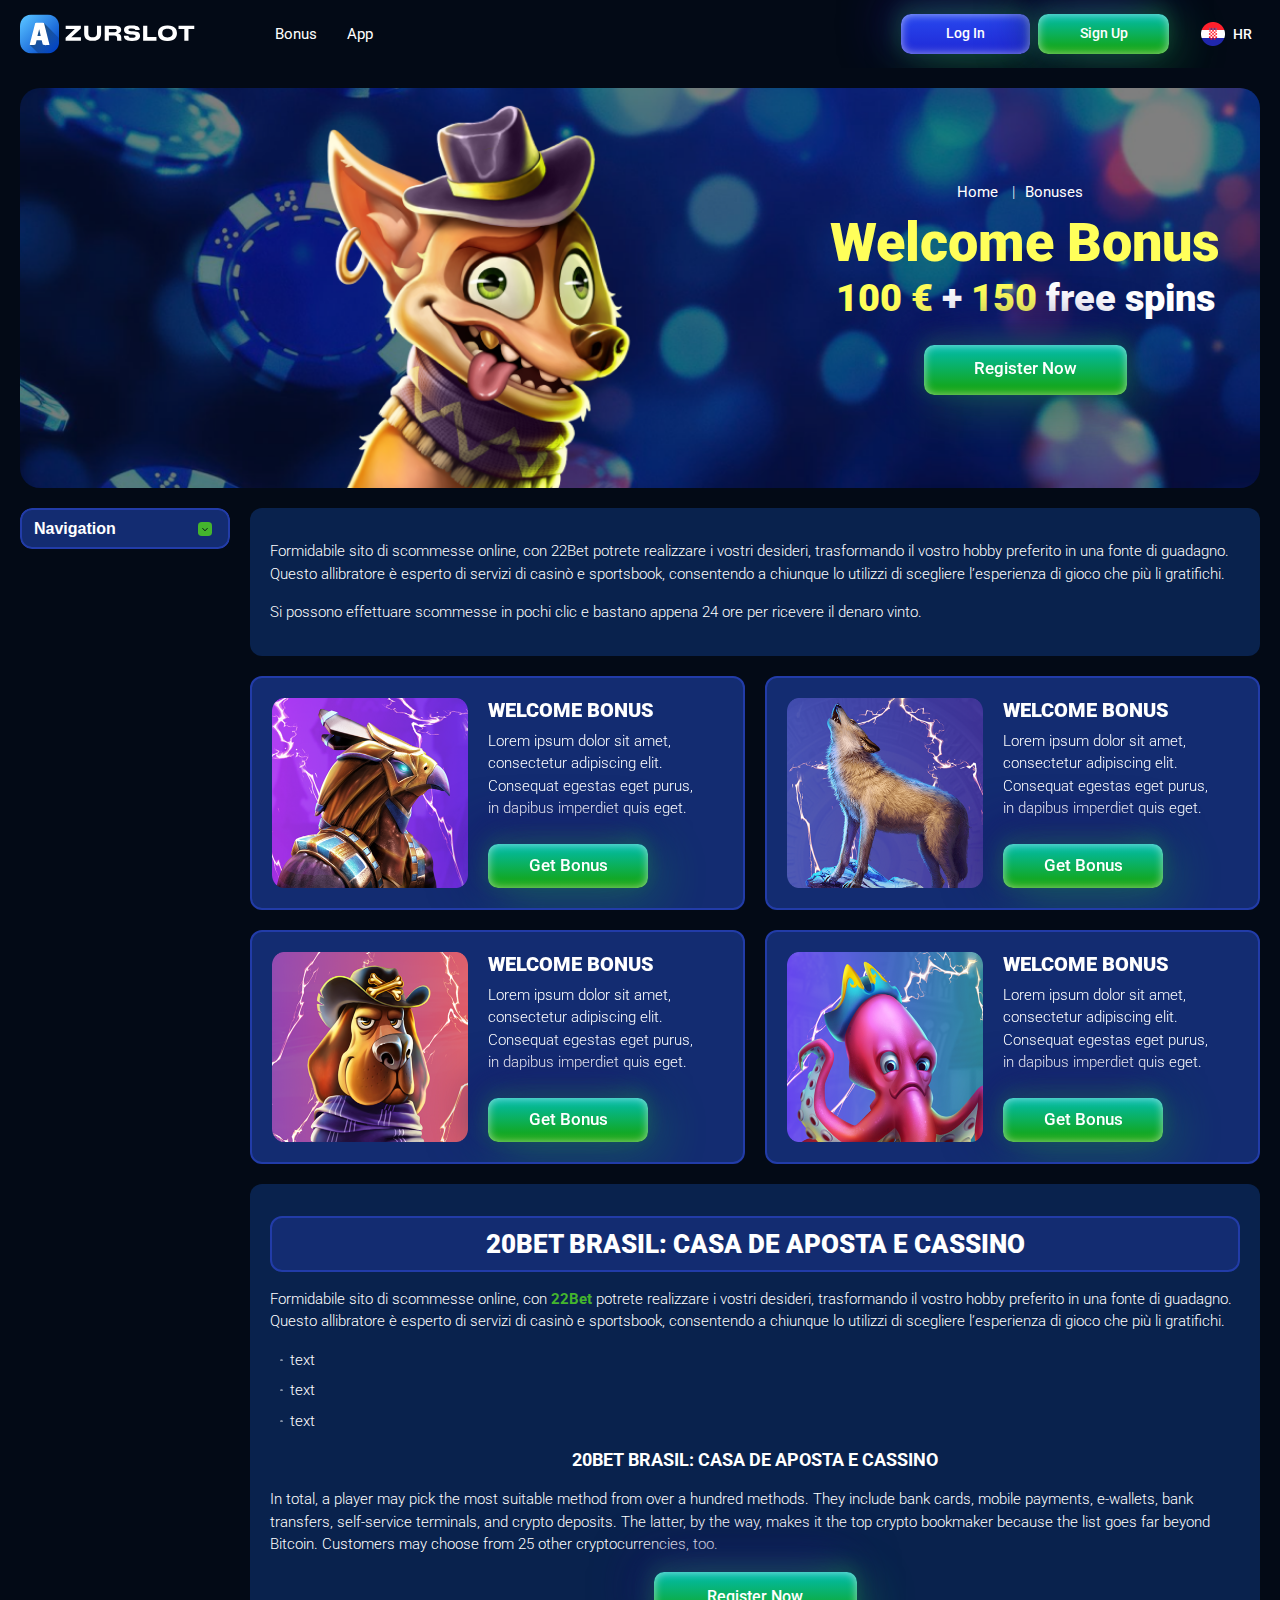
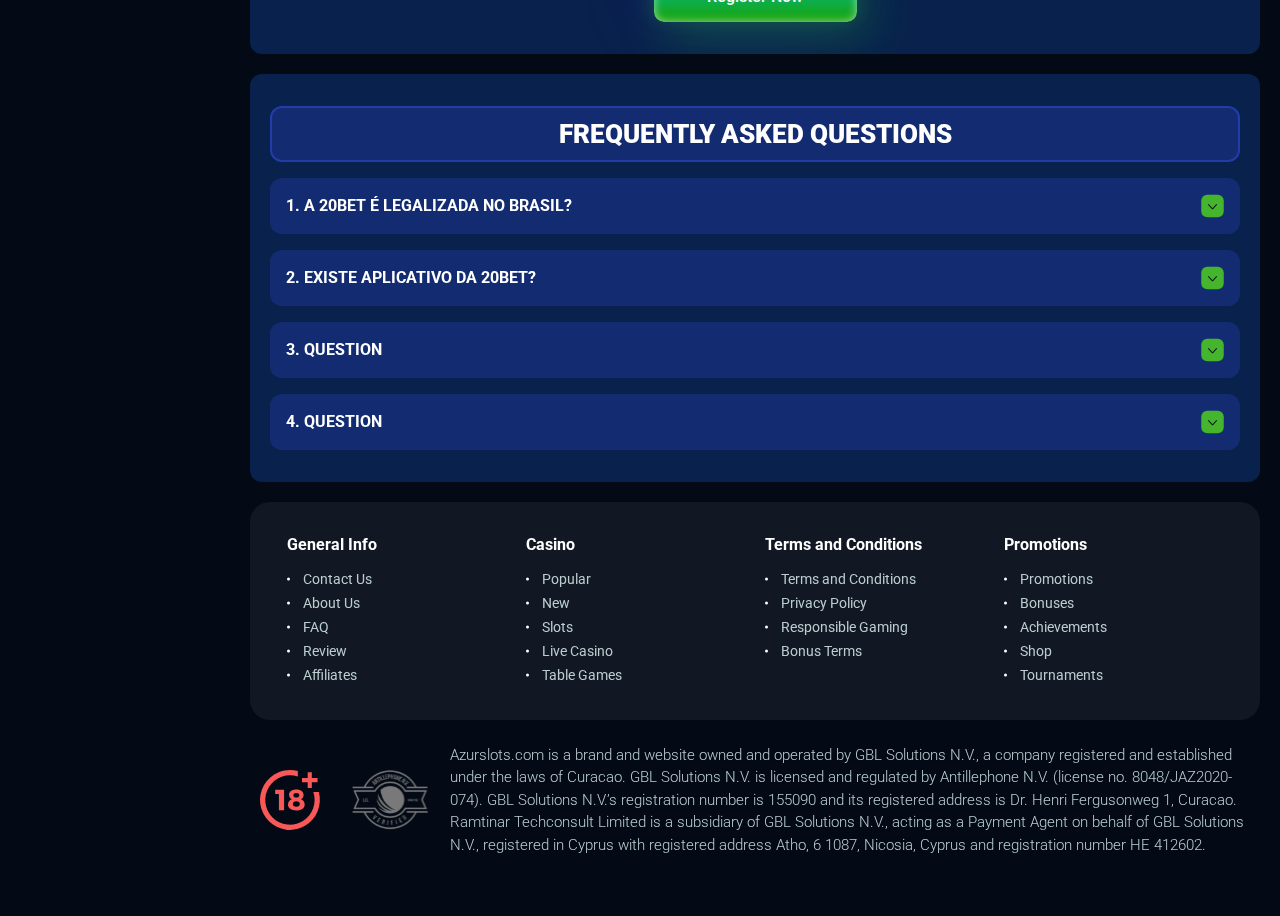
<file: bonus.html>
<!DOCTYPE html>
<html lang="hr">
  <head>
    <meta charset="UTF-8" />
    <meta name="viewport" content="width=device-width, initial-scale=1.0" />
    <title>Welcome bonus! 100 € + 150 free spins</title>
    <meta name="description" content="" />
    <meta property="og:site_name" content="" />
    <meta property="og:title" content="" />
    <meta property="og:type" content="website" />
    <meta property="og:url" content="http://azur-slot.hr/" />
    <meta property="og:image" content />
    <meta property="og:image:alt" content />
    <meta property="og:locale" content="hr" />
    <meta property="og:description" content="" />
    <link rel="preconnect" href="https://fonts.googleapis.com" />
    <link rel="preconnect" href="https://fonts.gstatic.com" crossorigin />
    <link
      href="https://fonts.googleapis.com/css2?family=Roboto:wght@400;500;700&family=Montserrat:wght@100;200;300;400;500;600;700;800;900&display=swap"
      rel="stylesheet"
    />

    <link rel="stylesheet" href="./css/reset.css" />
    <link rel="stylesheet" href="./css/main.css" />
    <link rel="stylesheet" href="./css/media.css" />
    <link rel="icon" href="./images/favicon.png" type="image/x-icon" />
    <script
      src="https://code.jquery.com/jquery-3.6.1.min.js"
      integrity="sha256-o88AwQnZB+VDvE9tvIXrMQaPlFFSUTR+nldQm1LuPXQ="
      crossorigin="anonymous"
    ></script>
  </head>
  <body>
    <header class="header">
      <section class="content header__content">
        <a href="#" class="logo header__logo"
          ><img src="./images/logo.svg" alt="logo" title=""
        /></a>
        <button class="header__btn-menu">
          <svg
            width="16px"
            height="16px"
            viewBox="0 0 16 16"
            xmlns="http://www.w3.org/2000/svg"
          >
            <rect y="0" width="16" height="3" rx="1.5"></rect>
            <rect y="6.5" width="16" height="3" rx="1.5"></rect>
            <rect y="13" width="16" height="3" rx="1.5"></rect>
          </svg>
        </button>
        <nav class="menu header__menu">
          <ul class="header__menu-list">
            <li><a href="#">Bonus</a></li>
            <li><a href="#">App</a></li>
          </ul>
          <div class="header__btn">
            <a
              href="#"
              class="header__button header__button-login header__btn-login"
              >Log In
            </a>
            <a
              href="#"
              class="header__button header__button-signin header__btn-signin"
              >Sign Up</a
            >
          </div>
        </nav>
        <a href="#" class="header__button header__button-login">Log In</a>
        <a href="#" class="header__button header__button-signin">Sign Up</a>

        <div class="header__language">
          <div class="header__flag-wrap">
            <a class="header__country" href="#">
              <span><img src="./images/flag.png" alt=" Flag" title /></span>
              <span>hr</span>
            </a>
          </div>
        </div>
      </section>
    </header>
    <section class="hero hero__page">
      <div class="background hero__background hero__background-page">
        <img src="./images/bonus/bg-bonus.png" alt="hero" title />
      </div>

      <div class="hero__data hero__data-page">
        <ul
          class="breadcrumbs"
          itemscope
          itemtype="https://schema.org/BreadcrumbList"
        >
          <li
            itemprop="itemListElement"
            itemscope
            itemtype="https://schema.org/ListItem"
          >
            <a href="#" itemprop="item"> <span itemprop="name">Home</span></a>
            <meta itemprop="position" content="1" />
          </li>
          <li
            itemprop="itemListElement"
            itemscope
            itemtype="https://schema.org/ListItem"
          >
            <a href="#" itemprop="item">
              <span itemprop="name">Bonuses</span></a
            >
            <meta itemprop="position" content="2" />
          </li>
        </ul>
        <h1 class="title general hero__title">
          Welcome Bonus
          <strong> 100 € <span> + </span>150 <span>free spins </span></strong>
        </h1>

        <a href="#" class="button hero__button hero__button-page"
          >Register Now</a
        >
      </div>
    </section>
    <main class="main main-page">
      <aside class="sidebar-wrapper">
        <section class="content sidebar">
          <div class="sidebar__navigation">
            <button class="sidebar__links-button">Navigation</button>
            <div class="sidebar__links">
              <ul class="sidebar__links-list">
                <li><a href="#" title>Review of 22Bet</a></li>
                <li><a href="#" title>Registration</a></li>
                <li><a href="#" title>22Bet Betting Expert Reviews</a></li>
                <li><a href="#" title>Layouts and navigation</a></li>
                <li><a href="#" title>Sports betting</a></li>
                <li><a href="#" title>Sports offers</a></li>
                <li><a href="#" title>Live betting</a></li>
                <li><a href="#" title>Live stream</a></li>
                <li><a href="#" title>Cash out</a></li>
              </ul>
            </div>
          </div>
        </section>
      </aside>

      <section class="content__wrapper">
        <section class="content page-nav">
          <div class="page-nav-button sidebar__links-button">Navigation</div>
          <ul class="page-nav-list sidebar__links-list">
            <li><a href="#" title>Review of 22Bet</a></li>
            <li><a href="#" title>Registration</a></li>
            <li><a href="#" title>22Bet Betting Expert Reviews</a></li>
            <li><a href="#" title>Layouts and navigation</a></li>
            <li><a href="#" title>Sports betting</a></li>
            <li><a href="#" title>Sports offers</a></li>
            <li><a href="#" title>Live betting</a></li>
            <li><a href="#" title>Live stream</a></li>
            <li><a href="#" title>Cash out</a></li>
          </ul>
        </section>
        <section class="content article">
          <p>
            Formidabile sito di scommesse online, con 22Bet potrete realizzare i
            vostri desideri, trasformando il vostro hobby preferito in una fonte
            di guadagno. Questo allibratore è esperto di servizi di casinò e
            sportsbook, consentendo a chiunque lo utilizzi di scegliere
            l’esperienza di gioco che più li gratifichi.
          </p>

          <p>
            Si possono effettuare scommesse in pochi clic e bastano appena 24
            ore per ricevere il denaro vinto.
          </p>
        </section>
        <section class="content bonuses">
          <ul class="bonuses__list">
            <li class="bonuses__item">
              <div class="bonuses__img">
                <img src="./images/bonus/banner-bonus1.png" alt="" title="" />
              </div>
              <div class="bonuses__desc">
                <div>
                  <h2 class="title high bonuses__title">WELCOME BONUS</h2>
                  <p>
                    Lorem ipsum dolor sit amet, consectetur adipiscing elit.
                    Consequat egestas eget purus, in dapibus imperdiet quis
                    eget.
                  </p>
                </div>
                <div class="bonuses__buttons">
                  <a href="#" class="button bonuses__button">Get Bonus</a>
                </div>
              </div>
            </li>
            <li class="bonuses__item">
              <div class="bonuses__img">
                <img src="./images/bonus/banner-bonus2.png" alt="" title="" />
              </div>
              <div class="bonuses__desc">
                <div>
                  <h2 class="title high bonuses__title">WELCOME BONUS</h2>
                  <p>
                    Lorem ipsum dolor sit amet, consectetur adipiscing elit.
                    Consequat egestas eget purus, in dapibus imperdiet quis
                    eget.
                  </p>
                </div>
                <div class="bonuses__buttons">
                  <a href="#" class="button bonuses__button">Get Bonus</a>
                </div>
              </div>
            </li>
            <li class="bonuses__item">
              <div class="bonuses__img">
                <img src="./images/bonus/banner-bonus3.png" alt="" title="" />
              </div>
              <div class="bonuses__desc">
                <div>
                  <h2 class="title high bonuses__title">WELCOME BONUS</h2>
                  <p>
                    Lorem ipsum dolor sit amet, consectetur adipiscing elit.
                    Consequat egestas eget purus, in dapibus imperdiet quis
                    eget.
                  </p>
                </div>
                <div class="bonuses__buttons">
                  <a href="#" class="button bonuses__button">Get Bonus</a>
                </div>
              </div>
            </li>
            <li class="bonuses__item">
              <div class="bonuses__img">
                <img src="./images/bonus/banner-bonus4.png" alt="" title="" />
              </div>
              <div class="bonuses__desc">
                <div>
                  <h2 class="title high bonuses__title">WELCOME BONUS</h2>
                  <p>
                    Lorem ipsum dolor sit amet, consectetur adipiscing elit.
                    Consequat egestas eget purus, in dapibus imperdiet quis
                    eget.
                  </p>
                </div>
                <div class="bonuses__buttons">
                  <a href="#" class="button bonuses__button">Get Bonus</a>
                </div>
              </div>
            </li>
          </ul>
        </section>
        <section class="content article">
          <h2 class="article__title article__title-star high title">
            20Bet Brasil: Casa de Aposta e Cassino
          </h2>
          <p>
            Formidabile sito di scommesse online, con
            <a href="#" class="article__link">22Bet</a> potrete realizzare i
            vostri desideri, trasformando il vostro hobby preferito in una fonte
            di guadagno. Questo allibratore è esperto di servizi di casinò e
            sportsbook, consentendo a chiunque lo utilizzi di scegliere
            l’esperienza di gioco che più li gratifichi.
          </p>

          <ul>
            <li>text</li>
            <li>text</li>
            <li>text</li>
          </ul>
          <h3>20Bet Brasil: Casa de Aposta e Cassino</h3>
          <p>
            In total, a player may pick the most suitable method from over a
            hundred methods. They include bank cards, mobile payments,
            e-wallets, bank transfers, self-service terminals, and crypto
            deposits. The latter, by the way, makes it the top crypto bookmaker
            because the list goes far beyond Bitcoin. Customers may choose from
            25 other cryptocurrencies, too.
          </p>

          <a href="#" class="button article__button article__button-page"
            >Register Now</a
          >
        </section>
        <section class="content faq">
          <h2 class="title high faq__title">Frequently Asked Questions</h2>
          <ul class="faq__list" itemscope itemtype="https://schema.org/FAQPage">
            <li
              class="faq__item"
              itemscope
              itemprop="mainEntity"
              itemtype="https://schema.org/Question"
            >
              <h3
                class="title medium faq__subtitle js-button-expander"
                itemprop="name"
              >
                1. A 20Bet é legalizada no Brasil?
              </h3>
              <div
                class="faq__answer js-expand-content"
                itemscope
                itemprop="acceptedAnswer"
                itemtype="https://schema.org/Answer"
              >
                <p itemprop="text">
                  Sim, a casa de apostas tem licença emitida por Curaçao, que é
                  reconhecida no Brasil e a permite atuar por aqui.
                </p>
              </div>
            </li>
            <li
              class="faq__item"
              itemscope
              itemprop="mainEntity"
              itemtype="https://schema.org/Question"
            >
              <h3
                class="title medium faq__subtitle js-button-expander"
                itemprop="name"
              >
                2. Existe aplicativo da 20Bet?
              </h3>
              <div
                class="faq__answer js-expand-content"
                itemscope
                itemprop="acceptedAnswer"
                itemtype="https://schema.org/Answer"
              >
                <p itemprop="text">
                  Sim, disponível para sistemas operacionais iOS e Android.
                </p>
              </div>
            </li>
            <li
              class="faq__item"
              itemscope
              itemprop="mainEntity"
              itemtype="https://schema.org/Question"
            >
              <h3
                class="title medium faq__subtitle js-button-expander"
                itemprop="name"
              >
                3. Question
              </h3>
              <div
                class="faq__answer js-expand-content"
                itemscope
                itemprop="acceptedAnswer"
                itemtype="https://schema.org/Answer"
              >
                <p itemprop="text">
                  Sim, a casa de apostas tem licença emitida por Curaçao, que é
                  reconhecida no Brasil e a permite atuar por aqui.
                </p>
              </div>
            </li>
            <li
              class="faq__item"
              itemscope
              itemprop="mainEntity"
              itemtype="https://schema.org/Question"
            >
              <h3
                class="title medium faq__subtitle js-button-expander"
                itemprop="name"
              >
                4. Question
              </h3>
              <div
                class="faq__answer js-expand-content"
                itemscope
                itemprop="acceptedAnswer"
                itemtype="https://schema.org/Answer"
              >
                <p itemprop="text">
                  Sim, disponível para sistemas operacionais iOS e Android.
                </p>
              </div>
            </li>
          </ul>
        </section>
      </section>
    </main>
    <footer class="footer">
      <section class="content footer__content">
        <div class="footer__wrapper">
          <ul class="footer__menu">
            <li>
              <div>General Info</div>
              <ul class="footer__info">
                <li><a href="#">Contact Us </a></li>
                <li><a href="#">About Us</a></li>
                <li><a href="#">FAQ</a></li>
                <li><a href="#">Review</a></li>
                <li><a href="#">Affiliates</a></li>
              </ul>
            </li>

            <li>
              <div>Casino</div>
              <ul class="footer__info">
                <li><a href="#">Popular</a></li>
                <li><a href="#">New</a></li>
                <li><a href="#">Slots</a></li>
                <li><a href="#">Live Casino</a></li>
                <li><a href="#">Table Games</a></li>
              </ul>
            </li>
            <li>
              <div>Terms and Conditions</div>
              <ul class="footer__info">
                <li>
                  <a href="#">Terms and Conditions</a>
                </li>
                <li>
                  <a href="#">Privacy Policy</a>
                </li>
                <li>
                  <a href="#">Responsible Gaming</a>
                </li>
                <li>
                  <a href="#">Bonus Terms</a>
                </li>
              </ul>
            </li>
            <li>
              <div>Promotions</div>
              <ul class="footer__info">
                <li><a href="#">Promotions</a></li>
                <li><a href="#">Bonuses</a></li>
                <li><a href="#">Achievements</a></li>
                <li><a href="#">Shop</a></li>
                <li><a href="#">Tournaments</a></li>
              </ul>
            </li>
          </ul>
        </div>

        <div class="footer__text">
          <div class="footer__img">
            <img src="./images/age.svg" alt="age" title />
            <img src="./images/footer-frame.svg" alt="frame" title />
          </div>
          <p>
            Azurslots.com is a brand and website owned and operated by GBL
            Solutions N.V., a company registered and established under the laws
            of Curacao. GBL Solutions N.V. is licensed and regulated by
            Antillephone N.V. (license no. 8048/JAZ2020-074). GBL Solutions
            N.V.’s registration number is 155090 and its registered address is
            Dr. Henri Fergusonweg 1, Curacao. Ramtinar Techconsult Limited is a
            subsidiary of GBL Solutions N.V., acting as a Payment Agent on
            behalf of GBL Solutions N.V., registered in Cyprus with registered
            address Atho, 6 1087, Nicosia, Cyprus and registration number ΗΕ
            412602.
          </p>
        </div>
      </section>
    </footer>
    <script src="./js/sidebar.js" defer></script>
    <script src="./js/expander.js" defer></script>
    <script src="./js/mobile-menu.js" defer></script>
  </body>
</html>
</file>
<file: css/main.css>
html {
  scroll-behavior: smooth;
  text-size-adjust: 100%;
  box-sizing: border-box;
}

body {
  display: block;
  position: relative;
  width: 100%;
  background: #030a16;
  font-family: "Roboto", sans-serif;
  font-size: 15px;
  font-weight: 300;
  line-height: 150%;
  text-align: left;
  color: #ffffff;
  overflow-x: hidden;
}

.content {
  display: block;
  position: relative;
  width: 100%;
  max-width: 1163px;
  max-width: 1400px;
  overflow: hidden;
  border-radius: 12px;
  background: #09224d;
  padding: 32px 20px;
  margin: 0 auto 20px auto;
}

h1,
h2,
h3,
h4,
.title {
  display: block;
  position: relative;
  font-size: 54px;
  font-weight: 900;
  line-height: 100%;
  text-align: center;
  color: #ffff5a;
}

h2,
.title.high {
  display: flex;
  justify-content: center;
  align-items: center;
  font-size: 26px;
  line-height: 32px;
  font-weight: 900;
  color: #ffffff;
  text-align: center;
  text-transform: uppercase;
  background: #223ca866;
  border: 2px solid #223ca8;
  border-radius: 12px;
  padding: 10px;
  margin-bottom: 16px;
}

h3,
title.medium {
  font-size: 18px;
  font-weight: 700;
  line-height: 24px;
  text-align: center;
  color: #ffffff;
  text-transform: uppercase;
}
h4,
title.mini {
  font-size: 28px;
  font-weight: 700;
  line-height: 32px;
  text-align: center;
  color: #ffffff;
}

article > *,
.article > *,
.desk > * {
  margin-top: 16px;
}

article > *:first-child,
.article > *:first-child,
.desk > *:first-child {
  margin-top: 0 !important;
}

article > h2,
.article > h2,
.desk > h2 {
  margin-top: 32px;
}

article > h3,
.article > h3,
.desk > h3 {
  margin-top: 16px;
}
article > h4,
.article > h4,
.desk > h4 {
  margin-top: 16px;
}

.button {
  position: relative;
  width: 203px;
  height: 50px;
  background: linear-gradient(0deg, #16a302, #00bcb1),
    radial-gradient(35.8% 316.2% at 82.39% 55.47%, #16a302 0%, #00bcb1 100%),
    radial-gradient(76.9% 122.63% at 33.52% -15.63%, #f2f292 0%, #169100 85.15%),
    radial-gradient(
      66.76% 121.06% at 22.73% 20.31%,
      rgba(45, 241, 81, 0.2) 18.63%,
      rgba(55, 241, 45, 0.186) 100%
    ),
    radial-gradient(
      45.91% 85.94% at 55.4% 14.06%,
      rgba(255, 255, 255, 0.4) 0%,
      rgba(255, 255, 255, 0.032) 100%
    );
  box-shadow: 10px 10px 50px 0px #1ee9324d, -10px -10px 50px 0px #1b0c71,
    -2px -6px 20px 0px #1ee9324d, 0px 0px 10px 0px #ffffff99 inset;

  border-radius: 10px;
  overflow: hidden;
  font-size: 17px;
  font-weight: 500;
  line-height: 100%;
  text-align: center;
  text-decoration: none;
  text-transform: capitalize;
  color: #ffffff;
  white-space: nowrap;
  cursor: pointer;
  padding: 15px 40px;
  margin: 0 auto;
  transition: all 0.5s;
  /* background: linear-gradient(0deg,  #16A302 ,   #00BCB1 ); */
}

.button:hover {
  transform: scale(1.1);
}

.header__button {
  position: relative;
  min-width: 131px;
  height: 40px;
  font-size: 14px;
  font-weight: 500;
  line-height: 100%;
  text-align: center;
  text-decoration: none;
  text-transform: capitalize;

  white-space: nowrap;
  color: #ffffff;
  cursor: pointer;
  background: linear-gradient(0deg, #16a302, #00bcb1),
    radial-gradient(35.8% 316.2% at 82.39% 55.47%, #16a302 0%, #00bcb1 100%),
    radial-gradient(76.9% 122.63% at 33.52% -15.63%, #f2f292 0%, #169100 85.15%),
    radial-gradient(
      66.76% 121.06% at 22.73% 20.31%,
      rgba(45, 241, 81, 0.2) 18.63%,
      rgba(55, 241, 45, 0.186) 100%
    ),
    radial-gradient(
      45.91% 85.94% at 55.4% 14.06%,
      rgba(255, 255, 255, 0.4) 0%,
      rgba(255, 255, 255, 0.032) 100%
    );
  box-shadow: 10px 10px 50px 0px #1ee9324d, -10px -10px 50px 0px #1b0c71,
    -2px -6px 20px 0px #1ee9324d, 0px 0px 10px 0px #ffffff99 inset;
  border-radius: 10px;
  overflow: hidden;
  padding: 12px 30px;
  margin: 0 auto;
}

.header__button-signin {
  margin-right: 24px;
  margin-left: 0;
  transition: all 0.5s;
}

.header__button-login {
  background: linear-gradient(0deg, #1f28d6, #2849ef),
    radial-gradient(35.8% 316.2% at 82.39% 55.47%, #1f28d6 0%, #2849ef 100%),
    radial-gradient(
      92.56% 151.44% at 33.52% -15.63%,
      #2575de 0%,
      #221be8 85.15%
    ),
    radial-gradient(
      66.76% 121.06% at 22.73% 20.31%,
      rgba(48, 25, 176, 0.2) 18.63%,
      rgba(9, 91, 179, 0.2) 100%
    ),
    radial-gradient(
      45.91% 85.94% at 55.4% 14.06%,
      rgba(255, 255, 255, 0.4) 0%,
      rgba(255, 255, 255, 0.032) 100%
    );

  min-width: 129px;
  margin-left: auto;
  margin-right: 8px;
}

.header__button:hover {
  transform: scale(1.05);
}

.header,
.main,
.footer {
  display: flex;
  position: relative;
  justify-content: space-between;
  align-items: center;
  width: 100%;
  max-width: 1600px;
  padding: 20px;
  margin: 0 auto;
}

.background,
.hero__background {
  display: block;
  position: absolute;
  bottom: 0;
  left: 0;
  height: 100%;
  width: 100%;
  overflow: hidden;
}

.background img,
.hero__background img {
  position: relative;
  display: block;
  width: 100%;
  height: 100%;
  object-fit: cover;
}
.images img {
  width: 100%;
  height: 100%;

  overflow: hidden;
}

/* -------------------HEADER---------------- */

.header {
  position: fixed;
  top: 0;
  left: 0;
  right: 0;
  background: #030a16;
  padding: 0;
  z-index: 100;
  max-width: 100%;
}

.header__content {
  display: flex;
  align-items: center;
  flex-direction: row;
  max-width: 1600px;
  max-height: 68px;
  border-radius: 0;
  background: #030a16;
  padding: 20px;
  margin-bottom: 0;
}

.logo {
  display: block;
  position: relative;
  flex: 0 0 179px;
  margin-right: 61px;
  padding: 20px 0;
  transition: all 0.5s;
}

.logo:hover {
  transform: scale(1.2);
}

.logo img {
  display: block;
  position: relative;
  width: auto;
  max-height: 40px;
}

.header__menu {
  display: flex;
  white-space: nowrap;
  max-height: calc(100vh - 60px);
  overflow-y: auto;
}

.header__menu-list {
  display: flex;
  flex: 1 1 auto;
  flex-direction: row;
  justify-content: center;
  align-items: center;
  white-space: nowrap;

  border-radius: 20px;
}

.header__menu-list li {
  display: block;
  text-align: left;
  padding: 0 15px;
  transition: all 0.5s;
}

.header__menu-list li a {
  display: block;
  color: #ffffff;
  font-weight: 500;
  padding: 10px 0;
}

.header__menu li a:hover {
  color: #00b25b;
}
.header__country {
  display: flex;
  align-items: center;
  gap: 8px;
  border-radius: 20px;
  padding: 8px 29px 8px 8px;
  padding: 8px;
  margin-left: auto;
}

/* .header__country::after {
  content: "";
  position: absolute;
  display: block;
  width: 11px;
  height: 11px;
  top: 50%;
  transform: translateY(-50%);
  right: 10px;
  background: url(../images/flag-arrowDown.svg) no-repeat center center /
    contain;
  transition: transform 0.3s ease-in-out;
}

.header__country.active::after {
  transform: translateY(-50%) rotate(-90deg);
} */

.header__country span:last-child {
  color: #ffffff;
  font-weight: 500;
  font-size: 14px;
  line-height: 100%;
  text-transform: uppercase;
}

.header__country img,
.header__flag-link img {
  width: 24px;
  height: 24px;
  vertical-align: middle;
}

.header__menu-list li {
  display: block;
  text-align: left;
  transition: all 0.5s;
}

.header__menu-list li a {
  display: block;
  color: #ffffff;
  font-weight: 400;
  padding: 10px 0;
}

.header__menu li a:hover {
  color: #18c214;
}

.sidebar__country span {
  display: inline-block;
}

.sidebar__country-menu img {
  width: 24px;
  height: 24px;
  vertical-align: middle;
  margin-right: 10px;
}

.header__country.active {
  border-bottom-right-radius: 0;
  border-bottom-left-radius: 0;
}

.header__flag-wrap {
  border-radius: 20px;
}

.header__country.active {
  border-radius: 20px;
}

.header__flag-menu {
  display: none;
  position: absolute;
  top: 67px;
  right: 23px;
  height: auto;
  border-bottom-right-radius: 12px;
  border-bottom-left-radius: 12px;
  border-top-right-radius: 0;
  border-top-left-radius: 0;
  background: #030a16;
  padding: 8px 0;
  z-index: 9999;
  border-top: 2px solid #ffff5a;
}

.header__flag-link {
  display: flex;
  flex-direction: row;
  align-items: center;
  justify-content: flex-start;
  padding: 0 16px;
  gap: 9px;
}
.header__flag-menu.active {
  display: block;
}

.header__flag-menu ul li + li {
  margin-top: 8px;
}

.header__flag-link:last-child span {
  font-weight: 500;
  color: #ffffff;
  text-transform: uppercase;
}

.header__btn {
  display: none;
}
/* -------------- header__btn-menu-----------*/

.header__btn-menu {
  display: block;
  flex: 0 1 auto;
  min-width: 0;
  background: #ffffff1a;

  border: 1px solid #ffffff;
  padding: 12px;
  order: 3;
  transition: all 0.5s;
}

svg {
  position: relative;
  fill: #ffffff;
  line-height: 1;
  vertical-align: 1;
}

.header__btn-menu {
  display: none;
}

/* -------------main------------- */
.main {
  padding-top: 88px;
  padding-bottom: 0;
}

.content__wrapper {
  display: block;
  position: relative;
  flex: 1 1 100%;
  margin-left: 20px;
}

/* -------------sidebar--------- */

.sidebar-wrapper {
  display: block;
  position: relative;
  align-self: stretch;
  flex: 0 0 210px;
}
.sidebar {
  position: sticky;
  background: transparent;
  top: 88px;
  bottom: 20px;
  padding: 0px;
  overflow-y: auto;

  max-height: calc(100vh - 100px);
}

.sidebar::-webkit-scrollbar {
  display: none;
}

.sidebar__menu ul li a {
  display: block;
  position: relative;
  color: #ffffff;
  transition: all 0.5s;
  display: flex;
  align-items: center;
  transition: all 0.5s;
}

.sidebar__menu ul li a img {
  /* filter: brightness(0) invert(1); */
}

.sidebar__menu ul li:hover a img {
  filter: invert(84%) sepia(100%) saturate(500%) hue-rotate(0deg)
    brightness(500%);
}

.sidebar__menu ul li:hover a {
  color: #ffff5a;
}

/*  */

.sidebar__menu {
  border-radius: 15px;
  border: 2px solid #223ca8;
  background: #132c71;
  margin-bottom: 16px;
}

.sidebar__menu ul li {
  display: flex;
  align-items: center;
  padding: 8px 16px;
  transition: all 0.5s;
}

.sidebar__menu ul li + li {
  margin-top: 10px;
}
.sidebar__menu li a img {
  position: relative;
  min-width: 24px;
  min-height: 24px;
  margin: auto;
  margin-right: 12px;
  vertical-align: middle;
}

.icon-blur {
  position: relative;
  display: flex;
  align-items: center;
  width: 40px;
  height: 40px;
}

.icon-blur span {
  position: absolute;
  top: 0px;
  left: -4px;
  width: 100%;
  height: 100%;
  filter: blur(5px);
  background: #16a3025e;
  z-index: 0;
  border-radius: 50%;
}

.sidebar__menu li:nth-child(2) a .icon-blur span {
  background: #0855c95e;
}
.sidebar__menu li:nth-child(3) a .icon-blur span {
  background: #de941d5e;
}
.sidebar__menu li:nth-child(4) a .icon-blur span {
  background: #ff070b5e;
}
video.sidebar__menu li:nth-child(5) a .icon-blur span {
  background: #f2f2925e;
}
.sidebar__menu li:nth-child(6) a .icon-blur span {
  background: #c031cd5e;
}
.sidebar__menu li:nth-child(7) a .icon-blur span {
  background: #22c21a5e;
}

.sidebar__links-button,
.sidebar__links-menu {
  position: relative;
  font-size: 16px;
  font-weight: 700;
  line-height: 24px;
  color: #ffffff;
  text-align: left;
  background: none;

  white-space: normal;
  width: 100%;
  padding-right: 70px;

  padding: 6.5px 12px;
  transition: all 0.5s;
}

/* .sidebar__links-button.active {
  margin-bottom: 16px;
} */

.sidebar__navigation {
  border-radius: 12px;
  border: 2px solid #223ca8;
  background: #132c71;
}
.sidebar__links-button::after,
.page-nav-button::after {
  content: "";
  display: block;
  position: absolute;
  right: 16px;
  top: 50%;
  transform: translateY(-50%);
  width: 15px;
  height: 15px;
  background: url(../images/sidebar/sidebar-arrowDown.svg) no-repeat center
    center / contain;
  transition: transform 0.3s ease-in-out;
}
.sidebar__links-button.active::after,
.page-nav-button.active::after {
  transform: translateY(-50%) rotate(180deg);
}

.sidebar__links-list li a {
  position: relative;
  display: block;
  color: #ffffff;
  font-size: 14px;
  font-weight: 500;
  line-height: 16px;
  padding: 8px 16px 8px 36px;
  transition: all 0.5s;
}

.sidebar__links-list li a::before {
  content: "";
  position: absolute;
  display: block;
  width: 3px;
  height: 3px;
  border-radius: 50%;
  top: 50%;
  transform: translateY(-50%);
  left: 16px;
  background: #ffffff;
}

.sidebar__links-list.active {
  display: block;
}

.sidebar__links-list li a:hover {
  color: #44b52d;
}

.sidebar__links-list li a:hover::before {
  background: #44b52d;
}

.sidebar__links-list {
  display: block;
  max-height: 100vh;
  /* margin-top: 8px; */
}

.sidebar__links-list li + li {
  padding-top: 4px;
}

.page-nav-button {
  margin-bottom: 0;
  cursor: pointer;
}

.sidebar__links-list,
.page-nav-list {
  overflow: hidden;
  max-height: 0;
  transition: max-height 0.5s ease;
}

.sidebar__links-list.active,
.page-nav-list.active {
  display: block;
  max-height: 1000px;
  /* padding: 8px 0; */
}

/* .page-nav-list.active {
  margin-top: 20px;
} */

.page-nav {
  display: none;
  padding: 0;
  background: #132c71;
}

/* -----------hero------ */

.hero {
  display: flex;
  justify-content: flex-end;
  align-items: center;

  height: 380px;
  height: 420px;
  padding: 0;

  padding: 30px 20px;
  overflow: hidden;
}

.hero__data {
  display: flex;
  flex-direction: column;
  justify-content: center;
  align-items: center;
  position: relative;
  max-width: 550px;
  /* background: #0F1622B2;
  border: 2px solid #223CA8; */
  border-radius: 12px;
  padding: 20px;
}

.hero__title {
  position: relative;
  display: flex;
  flex-direction: column;
  text-align: center;

  margin-bottom: 14px;
}

.hero__title strong {
  font-size: 38px;
  line-height: 119%;
  font-weight: 900;
  margin-top: 6px;
}

.hero__title strong span {
  color: #ffffff;
}

.hero__rating {
  display: flex;
  justify-content: center;
  align-items: center;
  margin-bottom: 12px;
  font-size: 16px;
  line-height: 24px;
  font-weight: 400;
  color: #ffffff;
  text-transform: uppercase;
}

.hero__rating p {
  margin-right: 16px;
  text-transform: uppercase;
}
.hero__rating span {
  display: flex;
  align-items: center;
  gap: 4px;
}

.hero__text {
  font-size: 24px;
  line-height: 120%;
  margin-bottom: 24px;
  text-align: center;
  color: #ffffff;
}
.hero__button {
  margin-left: auto;
  z-index: 3;
}
/* -------------article--------------- */

.article .article__subtitle {
  justify-content: start;
  font-size: 20px;
  line-height: 32px;
  color: #ffffff;
  padding: 0;
  margin: 16px 0 0 0;
  text-decoration: none;
}

.article__button,
.ratings__button {
  display: flex;
  justify-content: center;
  align-items: center;
  font-size: 16px;
  line-height: 20px;
  text-transform: none;
  margin-top: 16px;
  margin-right: auto;
  margin-left: auto;
}

.article__button:hover,
.ratings__button:hover {
  transform: none;
  background: radial-gradient(
      35.8% 316.2% at 82.39% 55.47%,
      #1f28d6 0%,
      #2849ef 100%
    ),
    radial-gradient(
      92.56% 151.44% at 33.52% -15.63%,
      #2575de 0%,
      #221be8 85.15%
    ),
    radial-gradient(
      66.76% 121.06% at 22.73% 20.31%,
      rgba(48, 25, 176, 0.2) 18.63%,
      rgba(9, 91, 179, 0.2) 100%
    ),
    radial-gradient(
      45.91% 85.94% at 55.4% 14.06%,
      rgba(255, 255, 255, 0.4) 0%,
      rgba(255, 255, 255, 0.032) 100%
    );
}

.article ul li {
  position: relative;
  padding-left: 20px;
}

.article ul li::before {
  content: "";
  position: absolute;
  display: block;
  width: 3px;
  height: 1px;
  border-radius: 50%;
  top: 50%;
  transform: translateY(-50%);
  left: 10px;
  background: #ffffff;
}

/* для нумерованного списка */

.article ol {
  counter-reset: ol;
  position: relative;
}

.article ol li {
  counter-increment: ol;
  position: relative;
  padding-left: 20px;
}

.article ol li::before {
  content: counter(ol) ".";
  display: inline-block;
  position: absolute;
  font: inherit;
  font-weight: 700;
  color: inherit;
  left: 0;
  top: 50%;
  transform: translateY(-50%);
}
/*  */

.article ul {
  display: flex;
  flex-direction: column;
  gap: 8px;
}

/* ------about----------- */
.about__content {
  display: flex;
  gap: 20px;
}
table {
  width: 50%;
  display: flex;
  border-radius: 12px;
}
.about__group {
  display: flex;
  flex-direction: column;
  width: 100%;

  gap: 10px;
}

.about__group tr {
  display: flex;
  position: relative;
  flex-direction: row;
  justify-content: left;
  text-align: left;
  background: #223ca866;
  border: 2px solid #223ca8;
  border-radius: 12px;
  padding: 11px 20px;
}

.features__list ul li {
  display: flex;
  padding: 12.5px 16px;
  background: #223ca866;
  border: 2px solid #223ca8;
  border-radius: 20px;
}

table td:last-child {
  width: 50%;
}

table td:first-child {
  font-weight: 700;
  width: 50%;
  color: #6beb71;
  padding-right: 10px;
}

/* ------------features------ */

.features__info {
  display: block;
  position: relative;

  border-radius: 12px;
  height: auto;
}
.features__list {
  display: flex;
  gap: 20px;
  justify-content: space-between;
  width: 50%;

  border-radius: 20px;
}

.features__list ul li {
  display: flex;

  border-radius: 12px;
  align-items: center;
  padding: 11px 20px 11px 60px;
}

.features__list ul li::before {
  content: "";
  display: block;
  position: absolute;
  min-width: 24px;
  height: 24px;
  left: 20px;
  background: url(../images/main/features-icon.svg) no-repeat center center /
    contain;
}

.features__list .banner__features {
  margin-bottom: 0;
  height: auto;
  /* padding: 20px; */
}

.features__info ul {
  display: flex;
  flex-direction: column;
  gap: 10px;
}

.features__info,
.features__list .banner__features {
  display: flex;
  width: 100%;
  gap: 20px;
}

/* -------------banner---------------- */

.banner {
  display: flex;
  align-items: center;
  justify-content: flex-start;
  overflow: hidden;
  width: 100%;
  height: 310px;

  padding: 20px 88px;
  background: transparent;
  border-radius: 12px;
  margin-bottom: 20px;
}

.banner__info {
  display: flex;

  flex-direction: column;
  align-items: center;
  position: relative;

  text-align: center;

  border-radius: 12px;
  padding: 16px;
}

.banner .banner__title-main {
  text-align: left;
  flex-direction: column;
  align-items: center;
  font-weight: 900;
  line-height: 100%;
  font-size: 40px;
  color: #ffff5a;
  width: 100%;
  background: none;
  text-transform: none;
  padding: 0;
  border: none;
  margin-bottom: 20px;
}

.banner .banner__title-main::before {
  display: none;
}

.banner__title-main > *:last-child {
  color: #ffff5a;
  font-size: 28px;
  line-height: 119%;
  font-weight: 900;
  margin-top: 8px;
}

.banner__title-main span {
  color: #ffffff;
}

.banner__button {
  margin-left: auto;
}

/* ------------ratings------------------- */

.ratings__list {
  margin-top: 16px;
  display: flex;
  justify-content: space-between;
  flex-wrap: wrap;
  gap: 8px;

  border-radius: 10px;
  margin-bottom: 16px;
}

.ratings__list li {
  display: flex;
  justify-content: center;
  flex-direction: column;
  align-items: center;
  width: calc(33.333% - 10px);
  background: #223ca866;
  border: 2px solid #223ca8;
  border-radius: 12px;
  padding: 24px 20px;
}
.ratings__list li p {
  font-weight: 900;
  font-size: 20px;
  line-height: 120%;
  text-transform: uppercase;
  margin-top: 16px;
}

.ratings__info {
  display: flex;
  flex-direction: row;
  justify-content: center;
  align-items: center;
  font-size: 20px;
  line-height: 120%;
  font-weight: 900;
  color: #ffffff;
  gap: 8px;
  text-transform: uppercase;
}

.ratings__info span {
  color: #ffff5a;
  font-size: 32px;
  line-height: 150%;
  font-weight: 400;
}
.ratings__info span:first-child {
  font-weight: 700;
}

.ratings__img {
  display: flex;
  justify-content: center;
}
.ratings__img img {
  width: 32px;
  height: 32px;
}

.ratings__button {
  margin-left: auto;
}

/* --------faq------------- */

.faq__subtitle {
  position: relative;
  font-weight: 700;
  font-size: 16px;
  line-height: 24px;
  text-align: left;
  border-radius: 12px;
  background: #223ca866;
  color: #ffffff;
  text-transform: uppercase;
  cursor: pointer;
  padding: 16px 56px 16px 16px;
}

.faq__list li + li {
  margin-top: 16px;
}

.faq__subtitle::after {
  content: "";
  display: block;
  position: absolute;
  top: 50%;
  transform: translateY(-50%);
  right: 16px;
  width: 24px;
  height: 24px;
  background: url(../images/sidebar/sidebar-arrowDown.svg) no-repeat center
    center / contain;
  transition: transform 0.3s ease-in-out;
}
.faq__subtitle.active::after {
  transform: translateY(-50%) rotate(180deg);
}

.faq__item.active {
  position: relative;
  /* border: 2px solid #223ca8; */
  border-radius: 12px;
}

.faq__subtitle.active {
  border: 2px solid #223ca8;
  border-radius: 12px 12px 0 0;
  border-bottom: none;
}

.faq__answer {
  position: relative;
  padding: 16px;
  border-radius: 12px;
  background: transparent;
  border: 2px solid #223ca8;
  color: #ffffff;
  border-top: none;
  border-radius: 0 0 12px 12px;
}

.js-expand-content {
  display: none;
  overflow: hidden;
}
/*  */

.js-expand-content.expanded {
  height: 100%;
}

/* ---------main__arrow------ */
.main__arrow {
  display: block;
  position: fixed;
  width: 42px;
  height: 42px;
  right: 20px;
  bottom: 20px;
  background: url(../images/ArrowUp.svg) no-repeat center center / contain;
  z-index: 100;
}

/* -------footer------------ */
.footer {
  padding-top: 0;
  padding-left: 250px;
}

.footer__content {
  display: flex;
  flex-direction: column;
  align-items: center;
  color: #baced0;
  max-width: 1400px;
  background: transparent;
  gap: 24px;
  padding: 20px 0;
  padding-top: 0;
}

.footer__logo {
  display: flex;
  max-height: 40px;
  max-width: 179px;
  flex: 0 0 179px;
  padding: 0;
}

.footer__logo img {
  display: block;
}
.footer__menu {
  display: flex;
  flex-wrap: wrap;
  gap: 20px;
  align-items: center;
  align-content: center;
  justify-content: center;
  border-radius: 20px;
  align-items: flex-start;
}

.footer__menu li {
  flex: 1 0 calc((100% - 2px) / 5);
}

.footer__desc p {
  font-size: 12px;
  line-height: 14px;
}

.footer__desc img {
  width: 60px;
}

.footer__info li {
  position: relative;
}

.footer__img-wrap {
  display: flex;
  flex-direction: row;
  gap: 8px;
}

.footer__menu li div,
.footer__wrapp div {
  font-size: 16px;
  font-weight: 700;
  line-height: 20px;
  margin-bottom: 12px;
  color: #ffffff;
}

.footer__menu li a {
  position: relative;
  display: block;
  font-size: 14px;
  font-weight: 400;
  line-height: 16px;
  white-space: nowrap;
  color: inherit;
  padding: 4px 16px 4px 16px;
  transition: all 0.5s ease;
}

.footer__menu li a::before {
  content: "";
  position: absolute;
  display: block;
  width: 3px;
  height: 3px;
  border-radius: 50%;
  top: 50%;
  transform: translateY(-50%);
  left: 0;
  background: #ffffff;
}

.footer__link {
  color: #516389;
  text-decoration: underline;
  transition: all 0.5s ease;
}

.footer__link:hover {
  color: #ffff5a;
}
.footer__menu li a:hover {
  color: #44b52d;
}

.footer__menu li a:hover::before {
  background: #44b52d;
}

.footer__wrap {
  display: flex;
  justify-content: space-between;
  align-items: flex-start;
  gap: 12px;
}
.footer__wrap img {
  display: block;
  width: 64px;
  height: 56px;
}

.footer__age {
  color: #ffffff;
  font-size: 20px;
  line-height: 24px;
  font-weight: 700;
  flex: 0 0 60px;
}

.footer__wrapper-content {
  width: 100%;
  display: flex;
  justify-content: space-between;
  align-items: center;
  gap: 20px;
}

.footer__wrapp img {
  display: block;
  width: 40px;
  height: 40px;
  margin-left: auto;
}

.footer__wrapper {
  display: flex;
  flex-direction: row;
  gap: 100px;
  background: #ffffff0f;
  border-radius: 20px;
  padding: 33px 37px;
  width: 100%;
}

.footer__img {
  display: flex;
  flex: 0 0 180px;
  flex-direction: row;
  gap: 20px;
}

.footer__logo-wrap {
  display: flex;
  justify-content: space-between;
  flex-direction: row;
}

.footer__flag-wrap {
  background: #14235a;
  border-radius: 10px;
  padding: 12px;
}

.footer__info img {
  margin-right: 8px;
  vertical-align: middle;
}

.footer__cards-pay {
  background: #ffffff0f;
  border-radius: 20px;
  gap: 24px;
  padding: 16px;
}

.footer__cards-pay ul {
  display: flex;
  justify-content: center;
  flex-wrap: wrap;
  row-gap: 24px;
  column-gap: 40px;
}

.footer__cards-pay a img {
  display: block;
  height: 56px;
  transition: all 0.5s;
}

.footer__cards-pay a img:hover {
  transform: scale(1.1);
}

.footer__cards-casino ul {
  display: flex;
  flex-wrap: wrap;
  gap: 12px;
  justify-content: center;
  border-bottom: 1px solid #51638980;
  padding: 16px 0 40px 0;
}

.footer__cards-casino ul li a {
  display: block;
  transition: all 0.5s;
}

.footer__cards-casino ul li a:hover {
  transform: scale(1.1);
}

.footer__text {
  display: flex;
  align-items: center;
  gap: 20px;
}

.footer__copy {
  width: 100%;
}
/* --------------bonus-page--------------- */

.hero__background {
  position: relative;
  object-position: 100%;
  border-radius: 20px;
}

.hero__button-page {
  margin-top: 10px;
}

.hero__page {
  width: 100%;
  max-width: 1600px;
  background: transparent;
  padding-top: 0;
  margin-bottom: 0;
  margin-left: auto;
  margin-right: auto;
  margin-top: 88px;
  border-radius: 12px;
  padding-bottom: 20px;
}

.main-page {
  padding-top: 0;
}

.hero__data-page {
  position: absolute;
  margin-right: 40px;
}
.breadcrumbs {
  display: flex;
  justify-content: center;
  text-align: center;
  margin-bottom: 12px;
  white-space: nowrap;
}

.breadcrumbs li:not(:last-child) a {
  padding-left: 0;
}

.hero__title-page {
  color: #ffffff;
}

.breadcrumbs li a {
  font-weight: 400;
  color: #ffffff;
  padding: 10px;
}

.breadcrumbs li:first-child a:hover {
  color: #1be181;
}

.breadcrumbs li:last-child a {
  font-weight: 400;
  cursor: default;
}

.breadcrumbs > li:not(:last-child):after {
  content: "|";
  position: relative;
  color: #ffffff;
}

.hero__title-bonus {
  margin-bottom: 16px;
}

.article__link {
  color: #44b52d;
  font-weight: 700;
}

.banner__background-page {
  height: 173px;
  max-height: 100%;
  object-fit: cover;
}

.banner__background-page img {
  display: block;
  height: 100%;
  width: 100%;
  object-fit: cover;
}

.content.bonuses {
  padding: 0;
  background: none;
  border-radius: 0;
  box-shadow: none;
}

.bonuses__list {
  display: flex;
  flex-wrap: wrap;
  gap: 20px;
  width: 100%;
  display: grid;
  grid-template-columns: repeat(2, 1fr);
}

.bonuses__item {
  display: flex;
  align-items: center;
  position: relative;
  flex-direction: row;
  height: auto;
  border-radius: 12px;
  background: #132c71;
  border: 2px solid #223ca8;
  overflow: hidden;
  width: 100%;
  padding: 20px;
}

.bonuses__item > * {
  position: relative;
}

.bonuses__item + .bonuses__item {
  margin-top: 0;
}

.bonuses__item:before {
  display: none;
}

.bonuses__img {
  width: 100%;
  height: 100%;
  max-width: 196px;
}

.bonuses__img img {
  display: block;
  max-width: 196px;
  height: 100%;
}

.bonuses__desc {
  display: flex;

  flex-direction: column;
  align-items: flex-start;
  text-align: left;
  gap: 24px;
  padding: 0 20px;
}

.title.bonuses__title {
  display: block;
  text-align: left;

  border: none;
  position: relative;
  font-weight: 900;
  font-size: 20px;
  line-height: 120%;
  align-items: flex-start;
  background: none;
  padding: 0;
  margin-bottom: 8px;
}

.title.bonuses__title strong {
  color: #ffffff;
  margin-left: 10px;
  margin-right: 10px;
}

.title.bonuses__title::before {
  display: none;
}

.bonuses__buttons {
  display: flex;
  flex-direction: column;
  justify-content: center;
  /* flex-wrap: wrap; */
  gap: 16px;
}

.bonuses__button {
  width: 160px;
  height: 44px;
  color: #ffffff;
  text-transform: none;
  font-size: 17px;
  line-height: 100%;
  font-weight: 500;
}

.bonuses__button:first-child {
  padding: 13.2px 29.5px;
}

.article__list li + li {
  margin-top: 8px;
}

.banner__wrapper {
  display: flex;
  flex-wrap: wrap;
  flex-direction: column;
  gap: 20px;
  padding: 0;
  background: none;
}

.hero__button-bonus {
  margin-top: 12px;
}

/* --------------------app-page------------- */
.banner__app {
  position: relative;
  display: flex;
  flex-direction: row;
  align-items: center;
  justify-content: flex-start;
  min-height: 324px;

  padding: 24px 56px;
}
.banner__logo {
  max-width: 316px;
  flex: 0 0 316px;
  margin-right: 0;
  margin-left: 61px;
  z-index: 3;
}

.banner__logo img {
  max-height: 71px;
}

.banner__content-app {
  display: flex;
  flex-direction: row;
  align-items: center;
}
.banner__btn {
  display: flex;
  flex-direction: column;
  position: relative;
  width: 234px;
  height: 64px;
  font-size: 15px;
  font-weight: 700;
  line-height: 20px;
  text-align: center;
  text-decoration: none;
  justify-content: center;
  border-radius: 10px;
  align-items: flex-start;

  background: linear-gradient(0deg, #16a302, #00bcb1),
    radial-gradient(35.8% 316.2% at 82.39% 55.47%, #16a302 0%, #00bcb1 100%),
    radial-gradient(76.9% 122.63% at 33.52% -15.63%, #f2f292 0%, #169100 85.15%),
    radial-gradient(
      66.76% 121.06% at 22.73% 20.31%,
      rgba(45, 241, 81, 0.2) 18.63%,
      rgba(55, 241, 45, 0.186) 100%
    ),
    radial-gradient(
      45.91% 85.94% at 55.4% 14.06%,
      rgba(255, 255, 255, 0.4) 0%,
      rgba(255, 255, 255, 0.032) 100%
    );
  text-align: center;
  box-shadow: 10px 10px 50px 0px #1ee9324d, -10px -10px 50px 0px #1b0c71,
    -2px -6px 20px 0px #1ee9324d, 0px 0px 10px 0px #ffffff99 inset;
  color: #ffffff;
  cursor: pointer;
  text-transform: uppercase;
  padding: 16px 38px;
  padding: 12px 30px 12px 60px;
  transition: all 0.3s ease;
  overflow: hidden;
  margin: 0;
}

.banner__btn span {
  font-size: 18px;
  line-height: 100%;
}

.hero__button-app {
  margin-top: 14px;
}

.banner__btn:hover {
  transform: scale(1.1);
}

.banner__button-wrap {
  display: flex;
  flex-direction: column;
  gap: 20px;
}

.banner__btn-android {
  background: linear-gradient(0deg, #1f28d6, #2849ef),
    radial-gradient(35.8% 316.2% at 82.39% 55.47%, #1f28d6 0%, #2849ef 100%),
    radial-gradient(
      92.56% 151.44% at 33.52% -15.63%,
      #2575de 0%,
      #221be8 85.15%
    ),
    radial-gradient(
      66.76% 121.06% at 22.73% 20.31%,
      rgba(48, 25, 176, 0.2) 18.63%,
      rgba(9, 91, 179, 0.2) 100%
    ),
    radial-gradient(
      45.91% 85.94% at 55.4% 14.06%,
      rgba(255, 255, 255, 0.4) 0%,
      rgba(255, 255, 255, 0.032) 100%
    );
  padding: 12px 35px 12px 70px;
}

.banner__btn-app::after,
.banner__btn-android::after {
  content: "";
  position: absolute;
  left: 20px;

  top: 50%;
  transform: translateY(-50%);
  width: 32px;
  height: 32px;
  background: url(../images/app/android.svg) no-repeat center center / contain;
}

.banner__btn-android::after {
  background: url(../images/app/apple.svg) no-repeat center center / contain;
}
.button__wrap-app {
  display: flex;
  gap: 20px;
  justify-content: center;
}
</file>
<file: css/media.css>
@media screen and (max-width: 1418px) {
  .footer__cards-pay .footer__cards-pay-img {
    max-width: 171px;
  }

  .hero__data-page {
    margin-left: 20px;
    margin-right: 20px;
  }
}

@media screen and (max-width: 1355px) {
  .ratings__img img {
    width: 28px;
    height: 28px;
  }
}

@media screen and (max-width: 1320px) {
  .banner__info {
    background: rgba(0, 0, 0, 0.4);
    border-radius: 8px;
    padding: 16px;
  }
}
@media screen and (max-width: 1313px) {
  .rating__wrapper {
    padding-left: 0;
  }

  .table tr td:nth-child(2) img {
    width: 20px;
  }
}

@media screen and (max-width: 1299px) {
  .footer__content-desc {
    flex-direction: column;
  }
}
@media screen and (max-width: 1292px) {
  .features {
    flex-direction: column;
  }

  .content__wrapp {
    margin-bottom: 20px;
  }
  .features__wrapp {
    margin-left: 0;
    border-radius: 16px;
    width: 50%;
  }

  .features-banner__background {
    width: 100%;
    max-height: 571px;
  }
}

@media screen and (max-width: 1288px) {
  .features__table td:nth-child(1) {
    width: 45%;
  }
  .features__table td:nth-child(2) {
    width: 55%;
    padding-left: 5px;
  }
  .ratings__list {
    grid-template-columns: repeat(2, 1fr);
  }
}

@media screen and (max-width: 1252px) {
  .features-banner__data {
    padding: 20px;
  }

  .features-banner__title {
    font-size: 28px;
  }
  .features-banner__title span {
    font-size: 16px;
  }
  /* .hero__data {
    background: rgba(0, 0, 0, 0.5);
  } */
  .hero {
    padding-left: 20px;
  }
}

@media screen and (max-width: 1239px) {
  .ratings__list li {
    width: calc(50% - 10px);
  }
}

@media screen and (max-width: 1233px) {
  .table tr td:nth-child(2) img {
    width: 18px;
  }
  .ratings__wrap {
    gap: 0;
  }

  .banner__app {
    padding-left: 20px;
    padding-right: 20px;
  }
}

@media screen and (max-width: 1228px) {
  .about__group {
    grid-template-columns: repeat(3, 1fr);
  }

  .bonuses__item {
    flex-direction: column;
  }

  .title.bonuses__title {
    text-align: center;
  }
  .bonuses__desc {
    align-items: center;
    text-align: center;
    padding: 20px;
  }
  .bonuses__list {
    grid-template-columns: repeat(2, 1fr);
  }

  .bonuses__img,
  .bonuses__img img {
    max-width: 100%;
    /* max-height: 260px; */
  }

  .bonuses__img img {
    width: 100%;
  }
}

@media screen and (max-width: 1212px) {
  .ratings__content {
    flex-direction: column;
  }
}
@media screen and (max-width: 1183px) {
  .ratings__wrap {
    flex-direction: column;
    align-items: center;
    gap: 20px;
    width: 100%;
    min-height: 328px;
    min-height: max-content;
  }

  .title.bonuses__title {
    font-size: 28px;
    line-height: 32px;
  }

  .table tr td:nth-child(2) img {
    width: 24px;
  }
  .features-banner__title span {
    font-size: 22px;
  }

  .content__wrapp,
  .about__content {
    flex-direction: column;
  }
  .features-banner__title {
    font-size: 32px;
  }

  .hero__title {
    font-size: 55px;
  }

  .hero__data {
    background: rgba(0, 0, 0, 0.5);
  }
  .features__wrapp {
    width: 100%;
    height: 368px;
  }

  .features-banner__data {
    padding: 40px;
  }

  .features__list,
  table {
    width: 100%;
  }
  .features .content__wrapp-last {
    flex-direction: column;
  }

  .background img {
    object-position: 15%;
  }

  .hero__background-page img {
    object-position: 35%;
  }

  .banner {
    width: 100%;
    padding: 20px;
  }
}

@media screen and (max-width: 1161px) {
  .banner__logo {
    background: rgba(0, 0, 0, 0.5);
    border-radius: 8px;
    padding: 10px;
  }

  .banner__info-ratings a {
    display: block;
    background: rgba(0, 0, 0, 0.5);
    padding: 10px;
  }
}
@media screen and (max-width: 1095px) {
  .ratings__list li {
    width: calc(50% - 10px);
  }
}

@media screen and (max-width: 1060px) {
  table,
  .features__list {
    flex-direction: column;
  }
  .about__group,
  .features__info {
    width: 100%;
  }
  .about__group + .about__group {
    margin-left: 0;
    margin-top: 20px;
  }

  .features__list .banner__features {
    height: 300px;
  }

  .banner__info p,
  .banner .banner__title-main {
    text-align: center;
  }
}

@media screen and (max-width: 1053px) {
  /* -------------------------- */
  .header__menu {
    display: none;
  }
  .header__btn-menu {
    display: block;
    background: #09224d;

    border: 1px solid #ffffff;
    border-radius: 8px;
    margin-left: 16px;
  }
  .header__btn-menu.active {
    background: #09224d;
  }

  .header__btn-menu svg {
    display: block;
    margin: 0;
  }
  .header__btn-menu svg rect {
    transform-origin: 50% 50%;
    transition: all 0.5s;
  }

  .header__btn-menu.active svg rect:nth-child(1) {
    x: -2px;
    y: 6px;
    width: 20px;
    transform: rotate(225deg);
  }

  .header__btn-menu.active svg rect:nth-child(3) {
    opacity: 0;
  }

  .header__btn-menu.active svg rect:nth-child(2) {
    x: -2px;
    y: 6px;
    width: 20px;
    transform: rotate(135deg);
  }

  .header__menu {
    display: none;
    position: fixed;
    top: 67px;
    left: 0;
    width: 100%;
    height: 0;
    overflow: hidden;
    background: #09224d;

    text-align: center;
    opacity: 0;
    padding: 20px 50px;
    transition: height 0.5s ease, opacity 0.5s ease;
    z-index: 100;
    overflow-y: auto;
    display: block;
  }

  .header__menu.active {
    display: block;
    height: 100vh;
    opacity: 1;
  }
  .header {
    z-index: 101;
  }
  .header__menu ul {
    display: flex;
    flex-direction: column;
    justify-content: center;
    text-align: center;
    background: none;
    margin-bottom: 16px;
  }
  .header__menu ul li {
    font-size: 14px;
    white-space: nowrap;
  }

  .header__menu-list li + li {
    margin-left: 0;
  }

  .header__menu ul li + li {
    margin-top: 10px;
  }
  .menu ul {
    gap: 5px;
  }

  .menu ul li:not(:last-child) {
    margin-right: 0;
  }

  .menu ul li a {
    padding-top: 5px;
    padding-bottom: 5px;
  }

  .header__btn {
    display: inline-block;
  }

  .header__btn a.header__btn-login,
  .header__btn a.header__btn-signin {
    display: block;
    min-width: 220px;
    margin-right: 0;
    padding-left: 20px;
    padding-right: 20px;
  }
  .header__btn a.header__btn-signin {
    margin-top: 16px;
  }

  /* ----------------------- */

  .header__flag-menu {
    right: 80px;
  }

  .features__info {
    flex-direction: column;
  }
}

@media screen and (max-width: 1017px) {
  .sidebar {
    display: none;
  }
  .page-nav {
    display: block;
  }
  .main {
    display: block;
  }
  .content__wrapper {
    margin-left: 0;
  }

  .footer {
    padding-left: 20px;
  }
  .header__logo {
    margin-right: auto;
  }

  .features-banner__data {
    max-width: 1000px;
    height: 400px;
  }
}

@media screen and (max-width: 836px) {
  table td:last-child,
  table td:first-child {
    width: 50%;
  }
}

@media screen and (max-width: 763px) {
  .footer__wrapper {
    flex-direction: column;
    gap: 16px;
  }

  .footer__logo-wrap {
    flex: 0;
    justify-content: center;
  }
  .footer__button {
    margin: 0;
  }

  .footer__wrapp div {
    justify-content: flex-start;
  }
}

@media screen and (max-width: 750px) {
  .footer__cards-last {
    gap: 20px;
  }

  .ratings__content {
    flex-direction: column;
  }

  .about__group {
    grid-template-columns: repeat(2, 1fr);
  }
}

@media screen and (max-width: 708px) {
  .ratings__list li {
    width: 100%;
  }
}
@media screen and (max-width: 681px) {
  .footer__menu li {
    flex: 1 0 calc((100% - 2px) / 3);
  }
  .ratings__list li {
    width: 100%;
  }
  .footer__text {
    flex-direction: column;
  }

  .footer__img {
    flex: 0;
  }
}

@media screen and (max-width: 649px) {
  .hero {
    padding: 10px;
    align-items: center;
  }
  .hero__page {
    padding: 20px;
  }

  .header__button-login {
    display: none;
  }

  .ratings__content {
    flex-direction: column;
  }
  .ratings__button {
    margin-left: auto;
  }
  .ratings__list {
    margin-top: 0;
  }
}

@media screen and (max-width: 618px) {
  .button__wrap-app,
  .banner__button-wrap {
    flex-direction: column;
    align-items: center;
  }
  h2::before {
    display: none;
    font-size: 22px;
  }

  .banner__app {
    justify-content: center;
  }
}

@media screen and (max-width: 595px) {
  .features-banner__data {
    max-width: 500px;
    height: 300px;
  }
  .banner .banner__title-main {
    font-size: 45px;
    line-height: 50px;
  }
}

@media screen and (max-width: 577px) {
  .table tr td:nth-child(3) {
    display: none;
  }

  .table tr td:nth-child(2) img {
    width: 20px;
    height: 20px;
  }

  .footer__cards li {
    flex: 1 1 calc(33.333% - 16px);
    max-width: calc(33.333% - 16px);
  }

  .features-banner__data {
    max-width: 450px;
    height: 300px;
  }
  .ratings__list {
    grid-template-columns: repeat(1, 1fr);
  }

  .banner__info {
    border-radius: 6px;
    width: 100%;
    min-width: 0;
  }

  .banner__info-ratings a {
    display: block;
    background: none;
  }
}

@media screen and (max-width: 536px) {
  .features-banner__title {
    font-size: 28px;
    line-height: 40px;
  }

  .features-banner__title span {
    font-size: 18px;
  }
  .features__table td:nth-child(1) {
    width: 45%;
  }
  .features__table td:nth-child(2) {
    width: 55%;
  }
  .hero__data {
    padding: 16px;
    align-items: center;
  }
  .hero__text,
  .hero__title {
    text-align: center;
  }
  .hero__button {
    margin-left: auto;
  }

  .ratings__list li {
    width: 100%;
  }

  .footer__wrap {
    flex-direction: column;
    align-items: center;
  }

  .footer__wrap p {
    text-align: center;
  }

  .ratings__data {
    margin-left: 0;
  }
  .ratings__info p {
    margin-right: 0;
  }

  .header__button-signin {
    display: none;
  }
}

@media screen and (max-width: 518px) {
  .ratings__img img {
    height: auto;
  }
  .features-banner__data {
    padding: 10px;
  }

  .about__group {
    grid-template-columns: repeat(1, 1fr);
  }
}

@media screen and (max-width: 500px) {
  .bonuses__list {
    grid-template-columns: repeat(1, 1fr);
  }
  .hero__data {
    width: 100%;
    max-width: 100%;
  }

  .hero__page {
    justify-content: center;
  }

  .hero__data-page {
    width: 80%;
  }
}

@media screen and (max-width: 478px) {
  .features-banner__title {
    font-size: 22px;
    line-height: 32px;
  }

  .about__group tr {
    padding: 11px 16px;
  }

  .features-banner__title span {
    font-size: 14px;
  }

  .features__button {
    width: 220px;
  }

  .footer__wrap {
    flex-direction: column;
    align-items: center;
  }

  .footer__wrap img {
    margin-bottom: 16px;
  }

  .footer__wrap p {
    text-align: center;
  }

  .footer__cards li {
    flex: 1 1 calc(50% - 16px);
    max-width: calc(50% - 16px);
  }
}

@media screen and (max-width: 463px) {
  .ratings__data {
    margin-left: 0;
  }

  .footer__desc {
    flex-direction: column;
    align-items: center;
  }

  .ratings__info p {
    margin-right: 0;
  }

  .features__table td:nth-child(1) {
    font-weight: 400;
    font-size: 13px;
    width: 50%;
  }
  .features__table td:nth-child(2) {
    width: 50%;
    font-size: 12px;
  }

  .banner .banner__title-main {
    font-size: 36px;
    line-height: 40px;
  }
}

@media screen and (max-width: 457px) {
  .table tr td:nth-child(2) img {
    width: 18px;
    height: 18px;
  }

  .faq__subtitle {
    font-size: 18px;
  }
}

@media screen and (max-width: 455px) {
  .table tr td:nth-child(2) img {
    width: 16px;
    height: 16px;
  }

  .banner__info,
  .banner .banner__title-main {
    align-items: center;
  }
  .banner__button {
    margin-left: auto;
  }

  .hero__title {
    font-size: 36px;
    line-height: 40px;
  }

  .hero__button {
    width: 220px;
  }

  .hero__text {
    margin-bottom: 16px;
  }

  .banner__title-main > *:last-child {
    font-size: 40px;
    line-height: 50px;
  }
  .banner__info {
    padding: 16px;
  }
  .footer__menu li:not(:last-child) a::after {
    display: none;
  }

  .banner .banner__title-main {
    margin-bottom: 16px;
  }
}

@media screen and (max-width: 444px) {
  .footer__menu li {
    flex: 1 0 calc((100% - 2px) / 2);
  }

  .ratings__info {
    font-size: 16px;
  }

  .footer__info li {
    display: flex;
  }

  .footer__info li::before {
    display: none;
  }

  .footer__logo-wrap {
    flex-direction: column;
    align-items: center;
    gap: 20px;
  }

  .footer__logo {
    margin-right: 0;
  }

  .footer__wrapp div {
    text-align: center;
  }
  .footer__btn {
    align-items: center;
  }

  .footer__logo {
    justify-content: center;
  }

  .footer__logo-wrap p {
    text-align: center;
  }
}

@media screen and (max-width: 414px) {
  .table tr td:nth-child(2) img {
    display: none;
  }

  .table tr td:nth-child(3) {
    display: block;
  }

  .features__table td:nth-child(1) {
    font-size: 12px;
  }
  .features__table td:nth-child(2) {
    font-size: 11px;
    padding-left: 5px;
  }
  .features__table td {
    white-space: normal;
  }
  .ratings__list {
    grid-template-columns: repeat(1, 1fr);
  }

  h2,
  .title.high {
    text-align: center;
  }
}

@media screen and (max-width: 391px) {
  .hero__title {
    font-size: 32px;
  }

  .ratings__img img {
    width: 24px;
    height: 24px;
  }

  .hero__data {
    padding: 10px;
  }
  .features-banner__data {
    max-width: 450px;
  }
  .banner {
    padding: 20px;
  }
}

@media screen and (max-width: 376px) {
  .features-banner__title {
    font-size: 18px;
    line-height: 24px;
  }

  .features-banner__title span {
    font-size: 12px;
  }

  .features__button {
    width: 200px;
  }
  .features-banner__data {
    height: 200px;
  }

  .features__wrapp {
    height: 250px;
  }
}

@media screen and (max-width: 365px) {
  .hero__title {
    line-height: 34px;
  }
  .hero__text {
    line-height: 90%;
  }
  .hero__rating {
    margin-bottom: 10px;
  }
  .header__logo {
    flex: 0 0 100px;
    margin-left: 0;
  }
}

@media screen and (max-width: 353px) {
  .hero__data {
    padding: 10px;
  }

  .hero__title {
    font-size: 28px;
  }

  .ratings__img img {
    width: 22px;
    height: 22px;
  }

  .banner__title-main > *:last-child {
    font-size: 36px;
    line-height: 40px;
  }

  .footer__wrapper-content {
    flex-direction: column;
  }
}

/* ------------page bonus------------- */

@media screen and (max-width: 1339px) {
  .bonuses__item {
    width: 100%;
  }
}

@media screen and (max-width: 1293px) {
  .banner__background img {
    object-position: 80%;
  }
}

@media screen and (max-width: 1129px) {
  .bonuses__list {
    grid-template-columns: repeat(2, 1fr);
  }

  .bonuses__desc {
    text-align: center;
    padding: 20px 15px;
  }

  .title.bonuses__title {
    align-items: center;
  }

  .bonuses__img,
  .bonuses__img img {
    width: 100%;
  }
}

@media screen and (max-width: 1113px) {
  .banner__data-bonus,
  .banner .banner__title {
    align-items: center;
  }

  .banner__data-bonus p {
    text-align: center;
  }
}

@media screen and (max-width: 1081px) {
  .banner__data-bonus {
    width: 780px;
    padding: 10px;
  }
}

@media screen and (max-width: 1081px) {
  .banner__data-bonus {
    width: 750px;
  }
}

@media screen and (max-width: 756px) {
  .banner__wrapper .banner__bonus {
    flex-direction: column;
  }
  .banner__data-bonus {
    flex-direction: column;
    padding: 20px;
    width: 100%;
  }
  .banner__wrapper .banner__bonus {
    justify-content: center;
  }
}

@media screen and (max-width: 754px) {
  .banner__logo {
    margin-right: 0;
  }
}

@media screen and (max-width: 750px) {
  .hero__title-page strong {
    font-size: 48px;
    line-height: 57.6px;
  }

  .title.bonuses__title {
    align-items: center;
    font-size: 20px;
  }

  .bonuses__desc {
    text-align: center;
  }

  .hero__title {
    font-size: 45px;
  }
}

@media screen and (max-width: 716px) {
  .banner__bonus {
    padding: 20px;
  }

  .footer__menu li {
    flex: 1 0 calc((100% - 2px) / 3);
  }
  .footer__img {
    flex: 0;
  }

  .footer__text {
    flex-direction: column;
  }
}
@media screen and (max-width: 691px) {
  .banner__wrapper {
    flex-direction: column;
  }
  .banner__bonus {
    width: 100%;
  }
}
@media screen and (max-width: 598px) {
  .bonuses__list {
    grid-template-columns: repeat(1, 1fr);
  }
}
@media screen and (max-width: 593px) {
  .bonuses__item {
    width: 100%;
  }

  .hero__title {
    font-size: 40px;
  }
}

@media screen and (max-width: 536px) {
  .breadcrumbs {
    justify-content: center;
  }
}

@media screen and (max-width: 493px) {
  .bonuses__img img {
    min-height: 240px;
  }

  .hero__title {
    font-size: 34px;
  }

  .hero__title strong {
    font-size: 28px;
  }
}

@media screen and (max-width: 455px) {
  .hero__data-bonus {
    padding: 10px;
  }
  .banner__bonus {
    justify-content: center;
    align-items: stretch;
  }

  .footer__wrapper {
    padding: 20px;
  }

  .banner__wrapper .banner__bonus {
    height: auto;
  }

  .bonuses__buttons {
    flex-direction: column;
  }

  .banner__data .banner__title {
    font-size: 22px;
    line-height: 24px;
  }

  .hero__title {
    font-size: 32px;
    line-height: 30px;
  }

  .hero__title-page strong,
  .hero__title strong {
    font-size: 38px;
    line-height: 40px;
  }

  .hero__title {
    font-size: 30px;
    font-weight: 700;
  }

  .hero__title strong {
    font-size: 26px;
  }
}

@media screen and (max-width: 391px) {
  .button-page {
    width: 200px;
  }
  .footer__menu li a:before {
    display: none;
  }

  .footer__menu li div,
  .footer__wrapp div {
    text-align: center;
  }

  .footer__menu li {
    flex: 1 0 calc((100% - 2px) / 1);
    justify-content: center;
  }
}

@media screen and (max-width: 378px) {
  .banner__bonus {
    padding: 10px;
    align-items: center;
  }
}

@media screen and (max-width: 357px) {
  .banner__bonus {
    height: 260px;
  }
  .banner__data-bonus {
    padding: 10px;
  }

  .title.bonuses__title {
    font-size: 24px;
  }

  .hero__title {
    font-size: 26px;
    font-weight: 700;
  }

  .hero__title strong {
    font-size: 24px;
  }

  .ratings__list li p {
    font-weight: 700;
    font-size: 18px;
  }
}

/* ----------------page app ---------- */
@media screen and (max-width: 1336px) {
  .banner__background-app img {
    object-position: 99%;
  }
}

@media screen and (max-width: 754px) {
  .banner__content-app {
    flex-direction: column;
    align-items: center;
    gap: 20px;
    padding: 20px;
  }

  .banner__logo {
    flex: none;
    margin-left: 0;
    margin-bottom: 12px;
  }
}

@media screen and (max-width: 450px) {
  .banner__background-app img {
    object-position: 90%;
  }
}

@media screen and (max-width: 423px) {
  .banner__app {
    justify-content: center;
  }
}

@media screen and (max-width: 390px) {
  .banner__content-app {
    padding: 30px;
  }
}
@media screen and (max-width: 390px) {
  .banner__content-app {
    padding: 20px 30px;
  }
}
@media screen and (max-width: 349px) {
  .banner__content-app {
    padding: 20px;
  }
}
</file>
